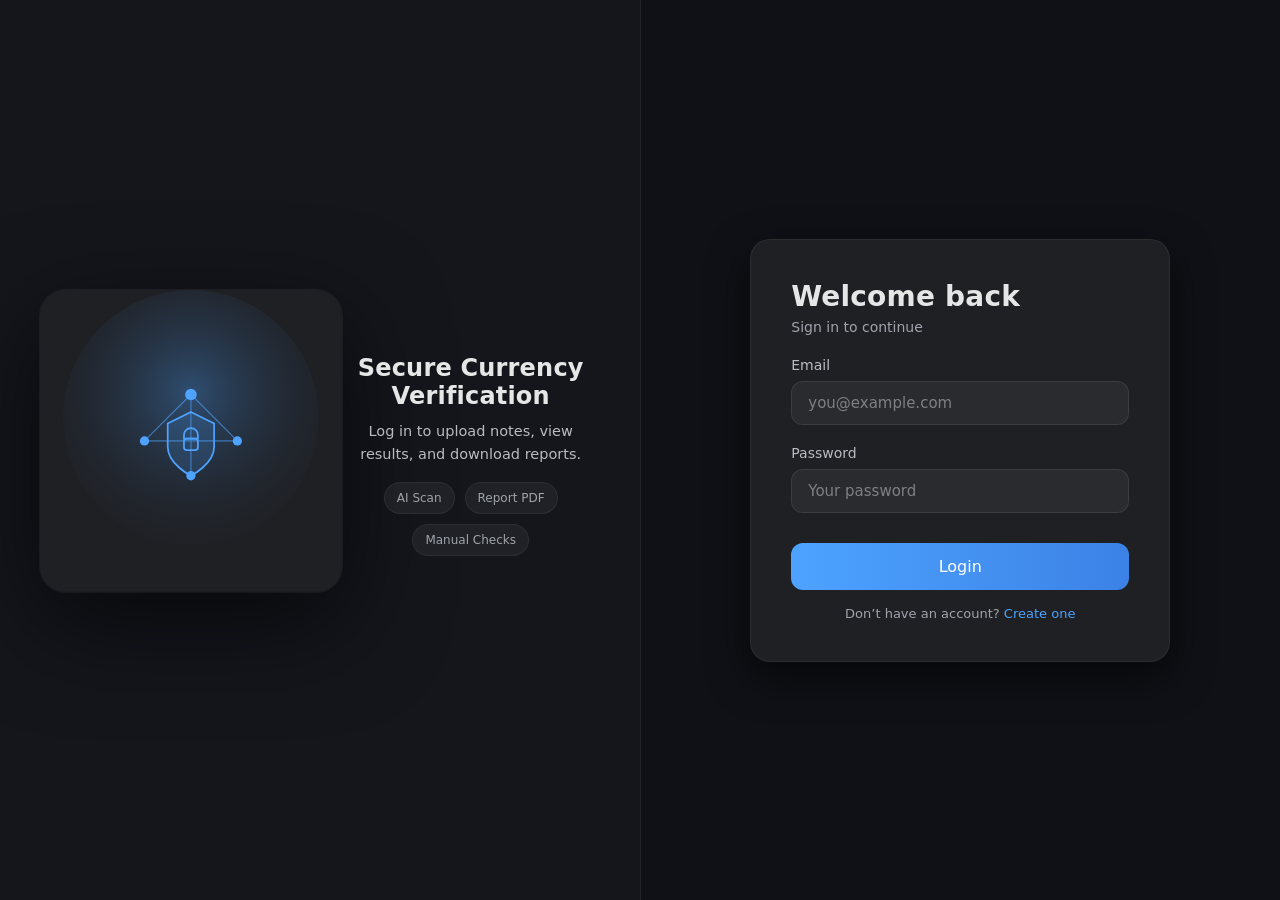
<file: auth/auth/index.html>
<!DOCTYPE html>
<html lang="en">
<head>
  <meta charset="UTF-8">
  <title>Fake Currency Detection</title>
  <meta name="viewport" content="width=device-width, initial-scale=1.0">
  <link rel="stylesheet" href="index.css">
</head>
<body>

<!-- ✅ LOGIN PROTECTION -->
<script>
  if (localStorage.getItem("isLoggedIn") !== "true") {
    window.location.href = "login.html";
  }
</script>

<!-- NAVBAR -->
<header class="navbar">
  <div class="brand">
    <img src="logo.png" alt="Logo">
    <span>Fake Currency Detection</span>
  </div>

  <nav>
    <a href="index.html" class="active">Home</a>
    <a href="safety.html">Safety & Awareness</a>
    <a href="history.html">History</a>
    <a href="report.html">Report</a>
    <a href="help.html">Help</a>
    <a href="profile.html" class="profile">Profile</a>
    <button class="logout-btn" id="logoutBtn" type="button">Logout</button>
  </nav>
</header>

<!-- HERO -->
<section class="hero">
  <span class="hero-tag">AI-Based Currency Verification</span>

  <h1 class="hero-title">
    Detect Fake Currency
    <span class="accent">with Confidence</span>
  </h1>

  <p class="hero-sub">
    Upload a currency note image to verify authenticity using deep learning
    and security feature analysis.
  </p>

  <div class="scan-line"></div>
</section>

<!-- SIDE VISUALS -->
<div class="side-visual left"></div>
<div class="side-visual right"></div>

<!-- AI PROCESS FLOW -->
<section class="ai-flow">
  <div class="flow-step active">
    <span>1</span>
    <p>Upload Image</p>
  </div>
  <div class="flow-line"></div>
  <div class="flow-step">
    <span>2</span>
    <p>AI Analysis</p>
  </div>
  <div class="flow-line"></div>
  <div class="flow-step">
    <span>3</span>
    <p>Result & Report</p>
  </div>
</section>

<!-- UPLOAD SPOTLIGHT -->
<section class="upload-spotlight">
  <div class="upload-card">

    <div class="upload-icon">📄</div>

    <h2 class="upload-title">Upload Currency Image</h2>
    <p class="upload-text">Upload a clear image to verify authenticity</p>

    <div id="detectForm" novalidate>
      <div class="file-picker">
        <input class="file-input" type="file" id="fileInput" name="image" accept="image/*">
        <label class="file-btn" for="fileInput">Choose File</label>
      </div>
      <button class="upload-btn" id="uploadBtn" type="button" disabled>Verify Image</button>
    </div>

    <p class="file-status" id="fileStatus">No file chosen</p>

    <div class="processing" id="processing" style="display:none;">
      🔄 Analyzing currency image...
    </div>

    <div class="result-box" id="resultBox" style="display:none;">
      <div style="margin-bottom:12px;">
        <img
          id="resultImagePreview"
          alt="Uploaded currency note preview"
          style="display:none;max-width:100%;max-height:240px;border-radius:10px;object-fit:contain;border:1px solid rgba(255,255,255,0.2);"
        >
      </div>
      <h3 class="result-text">Result: <span class="fake">FAKE</span></h3>
      <p class="confidence">Confidence: 94%</p>
      <div class="result-actions">
        <button class="report-btn" id="downloadReportBtn" type="button">Download Report (PDF)</button>
        <button class="report-btn" id="raiseFakeReportBtn" type="button">Report Fake Note</button>
      </div>
    </div>

<!-- MANUAL SUPPORT (OLD BULLET POINTS ONLY) -->
<section class="manual-section">

  <button class="manual-btn" id="manualBtn

  </div>
</section>" type="button">
    Manual Currency Identification
  </button>

  <div class="manual-card" id="manualCard">
    <h3>How to Identify Fake Currency Manually</h3>

    <ul class="manual-list">
      <li>Check watermark clarity and position</li>
      <li>Inspect the security thread</li>
      <li>Observe color-changing ink</li>
      <li>Verify micro-lettering</li>
      <li>Check alignment and texture</li>
    </ul>
  </div>

</section>



<footer>
  © 2026 Fake Currency Detection System | Final Year Project
</footer>

<!-- ✅ ONE CLEAN SCRIPT BLOCK -->
<script>
  // ===== Logout =====
  document.getElementById("logoutBtn")?.addEventListener("click", async () => {

  await fetch("http://127.0.0.1:8000/api/logout/", {
    method: "GET",
    credentials: "include"
  });

  localStorage.removeItem("isLoggedIn");
  window.location.href = "login.html";
});
  // ===== Manual open/close (ONLY ONCE) =====
  const manualBtn = document.getElementById("manualBtn");
  const manualCard = document.getElementById("manualCard");
  manualBtn?.addEventListener("click", () => manualCard.classList.toggle("open"));

  // ===== Upload + backend connection =====
  const uploadBtn = document.getElementById("uploadBtn");
  const fileInput = document.getElementById("fileInput");
  const statusText = document.getElementById("fileStatus");
  const processing = document.getElementById("processing");
  const resultBox = document.getElementById("resultBox");
  const resultText = resultBox?.querySelector(".result-text span");
  const confidenceText = resultBox?.querySelector(".confidence");
  const resultImagePreview = document.getElementById("resultImagePreview");
  const downloadReportBtn = document.getElementById("downloadReportBtn");
  const raiseFakeReportBtn = document.getElementById("raiseFakeReportBtn");
  const resultDetailsWrap = document.getElementById("resultDetailsWrap");
  const detailsToggleBtn = document.getElementById("detailsToggleBtn");
  const detailsPanel = document.getElementById("detailsPanel");
  const factorSummary = document.getElementById("factorSummary");
  const factorList = document.getElementById("factorList");
  const classifierSummary = document.getElementById("classifierSummary");
  const realScoreText = document.getElementById("realScoreText");
  const fakeScoreText = document.getElementById("fakeScoreText");
  let latestResult = "";
  let latestConfidencePercent = "";
  let latestFileName = "";
  let latestPreviewUrl = "";
  let detailsExpanded = false;

  function syncDetailsState() {
    const hasClassifier = !!(classifierSummary && classifierSummary.style.display !== "none");
    const hasFactors = !!(factorSummary && factorSummary.style.display !== "none");
    const hasAnyDetails = hasClassifier || hasFactors;
    if (!resultDetailsWrap || !detailsPanel || !detailsToggleBtn) return;

    if (!hasAnyDetails) {
      resultDetailsWrap.style.display = "none";
      detailsPanel.style.display = "none";
      detailsToggleBtn.setAttribute("aria-expanded", "false");
      detailsToggleBtn.textContent = "Show details";
      detailsExpanded = false;
      return;
    }

    resultDetailsWrap.style.display = "block";
    detailsPanel.style.display = detailsExpanded ? "block" : "none";
    detailsToggleBtn.setAttribute("aria-expanded", detailsExpanded ? "true" : "false");
    detailsToggleBtn.textContent = detailsExpanded ? "Hide details" : "Show details";
  }

  function resetDetailsPanel() {
    detailsExpanded = false;
    syncDetailsState();
  }

  function escapeHtml(text) {
    const div = document.createElement("div");
    div.textContent = text || "";
    return div.innerHTML;
  }

  function renderFactors(factors) {
    if (!factorSummary || !factorList || !Array.isArray(factors) || !factors.length) {
      if (factorSummary) factorSummary.style.display = "none";
      syncDetailsState();
      return;
    }

    factorSummary.style.display = "block";
    factorList.innerHTML = factors.map((factor) => {
      const score = Number(factor.score || 0);
      const safeScore = Math.max(0, Math.min(100, score));
      const level = (factor.level || "Medium").toString();
      const levelClass = level.toLowerCase() === "high"
        ? "level-high"
        : (level.toLowerCase() === "low" ? "level-low" : "level-medium");

      return `
        <div class="factor-row">
          <div class="factor-row-head">
            <span>${escapeHtml(factor.label || "Factor")}</span>
            <span class="factor-level ${levelClass}">${escapeHtml(level)} - ${safeScore.toFixed(1)}%</span>
          </div>
          <div class="factor-track">
            <div class="factor-fill ${levelClass}" style="width:${safeScore.toFixed(1)}%"></div>
          </div>
        </div>
      `;
    }).join("");
    syncDetailsState();
  }

  function renderClassifierScores(classScores) {
    if (!classifierSummary || !realScoreText || !fakeScoreText) return;
    if (!classScores || typeof classScores !== "object") {
      classifierSummary.style.display = "none";
      syncDetailsState();
      return;
    }

    const real = Number(classScores.real || 0);
    const fake = Number(classScores.fake || 0);
    const safeReal = Math.max(0, Math.min(100, real * 100));
    const safeFake = Math.max(0, Math.min(100, fake * 100));
    realScoreText.textContent = safeReal.toFixed(2) + "%";
    fakeScoreText.textContent = safeFake.toFixed(2) + "%";
    classifierSummary.style.display = "block";
    syncDetailsState();
  }

  async function uploadSelectedFile(file) {
    uploadBtn.disabled = true;
    processing.style.display = "block";
    resultBox.style.display = "none";

    const formData = new FormData();
    formData.append("image", file);

    try {
      const response = await fetch("http://127.0.0.1:8000/api/detect/", {
        method: "POST",
        credentials: "include",
        body: formData,
      });
      const data = await response.json();
      if (!response.ok || data.status !== "success") {
        throw new Error(data.message || "Upload failed");
      }

      processing.style.display = "none";
      resultBox.style.display = "block";
      latestResult = (data.result || "unknown").toUpperCase();
      latestConfidencePercent = ((data.confidence || 0) * 100).toFixed(2);
      latestFileName = data.file || file.name || "";
      localStorage.setItem(
        "latestDetection",
        JSON.stringify({
          result: latestResult,
          confidence: latestConfidencePercent,
          file: latestFileName,
          detected_at: new Date().toLocaleString()
        })
      );

      resultText.textContent = latestResult;
      confidenceText.textContent = "Confidence: " + latestConfidencePercent + "%";
      resetDetailsPanel();
      renderClassifierScores(data.class_scores || null);
      renderFactors(data.factors || []);
      if (resultImagePreview) {
        if (latestPreviewUrl) {
          URL.revokeObjectURL(latestPreviewUrl);
        }
        latestPreviewUrl = URL.createObjectURL(file);
        resultImagePreview.src = latestPreviewUrl;
        resultImagePreview.style.display = "block";
      }
      uploadBtn.textContent = "Verify Again";
      uploadBtn.disabled = false;
    } catch (err) {
      console.error("Error uploading image:", err);
      processing.style.display = "none";
      uploadBtn.disabled = false;
      renderClassifierScores(null);
      renderFactors([]);
      resetDetailsPanel();
      alert("Failed to upload image. " + err.message);
    }
  }

  fileInput?.addEventListener("change", () => {
    if (localStorage.getItem("isLoggedIn") !== "true") {
      statusText.textContent = "Please login first";
      return;
    }
    const selectedFile = fileInput.files && fileInput.files.length > 0 ? fileInput.files[0] : null;
    if (selectedFile) {
      statusText.textContent = "File selected: " + selectedFile.name;
      uploadBtn.disabled = false;
      resultBox.style.display = "none";
      renderClassifierScores(null);
      renderFactors([]);
      resetDetailsPanel();
      if (resultImagePreview) {
        resultImagePreview.style.display = "none";
      }
    } else {
      statusText.textContent = "No file chosen";
      uploadBtn.disabled = true;
      renderClassifierScores(null);
      renderFactors([]);
      resetDetailsPanel();
      if (resultImagePreview) {
        resultImagePreview.style.display = "none";
      }
    }
  });

  async function handleVerify() {
    if (localStorage.getItem("isLoggedIn") !== "true") {
      alert("Please login first to upload images.");
      return;
    }

    const selectedFile = fileInput.files && fileInput.files.length > 0 ? fileInput.files[0] : null;
    if (!selectedFile) {
      statusText.textContent = "No file chosen";
      alert("Please choose an image first.");
      return;
    }

    await uploadSelectedFile(selectedFile);
  }

  uploadBtn?.addEventListener("click", async () => {
    await handleVerify();
  });

  detailsToggleBtn?.addEventListener("click", () => {
    detailsExpanded = !detailsExpanded;
    syncDetailsState();
  });


  // ===== Report download =====
  downloadReportBtn?.addEventListener("click", async () => {
    if (resultBox.style.display === "none") {
      alert("Please verify an image first.");
      return;
    }

    try {
      const formData = new FormData();
      formData.append("result", latestResult || resultText.textContent || "UNKNOWN");
      formData.append("confidence", latestConfidencePercent || "");
      formData.append("file", latestFileName || (fileInput.files && fileInput.files[0] ? fileInput.files[0].name : ""));
      if (fileInput.files && fileInput.files[0]) {
        formData.append("image", fileInput.files[0]);
      }

      const response = await fetch("http://127.0.0.1:8000/api/download-report/", {
        method: "POST",
        credentials: "include",
        body: formData,
      });

      if (!response.ok) {
        let message = "Failed to download report";
        try {
          const errorData = await response.json();
          message = errorData.error || errorData.message || message;
        } catch (e) {
          // ignore parse errors and keep generic message
        }
        throw new Error(message);
      }

      const blob = await response.blob();
      const url = window.URL.createObjectURL(blob);
      const disposition = response.headers.get("Content-Disposition") || "";
      const filenameMatch = disposition.match(/filename="?([^"]+)"?/i);
      const downloadFileName = filenameMatch && filenameMatch[1] ? filenameMatch[1] : "currency-report.pdf";
      const a = document.createElement("a");
      a.href = url;
      a.download = downloadFileName;
      document.body.appendChild(a);
      a.click();
      a.remove();
      window.URL.revokeObjectURL(url);
    } catch (err) {
      console.error("Report download error:", err);
      alert("Could not download report. " + err.message);
    }
  });

  raiseFakeReportBtn?.addEventListener("click", () => {
    const result = (latestResult || resultText.textContent || "UNKNOWN").toUpperCase();
    if (result !== "FAKE") {
      alert("Report is intended for suspected fake notes only.");
      return;
    }
    window.location.href = "report.html";
  });

  window.addEventListener("beforeunload", () => {
    if (latestPreviewUrl) {
      URL.revokeObjectURL(latestPreviewUrl);
    }
  });
</script>


</body>
</html>
</file>
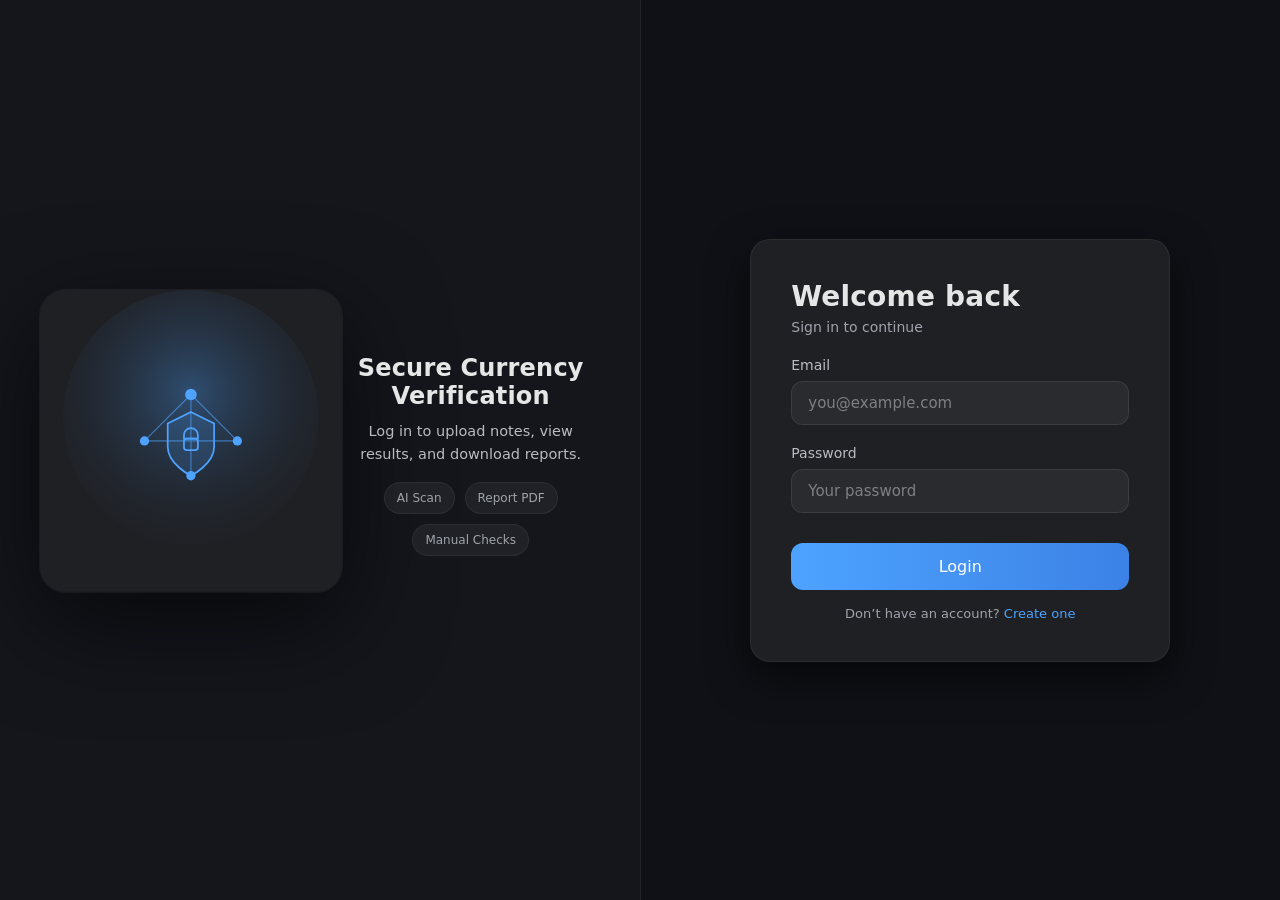
<file: auth/auth/help.html>
<!DOCTYPE html>
<html lang="en">
<head>
  <meta charset="UTF-8" />
  <meta name="viewport" content="width=device-width, initial-scale=1.0" />
  <title>Help | Fake Currency Detection</title>
  <link rel="stylesheet" href="index.css" />
</head>
<body>

<!-- Optional login protection (same as your other pages) -->
<script>
  if (!localStorage.getItem("isLoggedIn")) {
    window.location.href = "login.html";
  }
</script>

<header class="navbar">
  <div class="brand">
    <img src="logo.png" alt="Logo">
    <span>Fake Currency Detection</span>
  </div>

  <nav>
    <a href="index.html">Home</a>
    <a href="safety.html">Safety & Awareness</a>
    <a href="history.html">History</a>
    <a href="report.html">Report</a>
    <a href="help.html" class="active">Help</a>
    <a href="profile.html" class="profile">Profile</a>
    <button class="logout-btn" id="logoutBtn" type="button">Logout</button>
  </nav>
</header>

<section class="page-hero">
  <span class="hero-tag">Support Center</span>
  <h1 class="page-title">Help</h1>
  <p class="page-sub">
    Quick fixes, result explanations, and a support form if you face any issues.
  </p>
</section>

<section class="content-wrap">

  <!-- QUICK TROUBLESHOOTING -->
  <div class="card">
    <h2>Quick Troubleshooting</h2>
    <p class="muted">Most common issues and how to fix them.</p>

    <button class="accordion" type="button">Upload button does nothing</button>
    <div class="panel">
      <p>
        Make sure you clicked the <b>Upload Image</b> button (not the page background).
        Try refreshing the page. If you are using Live Server, ensure the browser allows file selection.
      </p>
    </div>

    <button class="accordion" type="button">Result is not showing after upload</button>
    <div class="panel">
      <p>
        Use a clear photo (no blur). Ensure the file is <b>JPG/PNG</b>. If the image is too dark or cropped,
        the analysis may fail or confidence may be low.
      </p>
    </div>

    <button class="accordion" type="button">Confidence is low</button>
    <div class="panel">
      <p>
        Low confidence usually means the image quality is poor (glare, shadows, angle, low resolution).
        Retake the image using the checklist below and upload again.
      </p>
    </div>

    <button class="accordion" type="button">Report download is not available</button>
    <div class="panel">
      <p>
        The PDF report is generated only after analysis completes. If you are using a demo mode,
        the report button may show without creating a real PDF. In backend integration,
        the report will be enabled only after the server creates it.
      </p>
    </div>
  </div>

  <!-- ACCURACY ASSISTANT -->
  <div class="card">
    <h2>Accuracy Assistant (Before You Upload)</h2>
    <p class="muted">Follow this checklist to get the best AI accuracy.</p>

    <div class="grid-3">
      <div class="mini">
        <h3>Lighting</h3>
        <p>Use bright, even light. Avoid flash glare and strong shadows.</p>
      </div>
      <div class="mini">
        <h3>Full Note</h3>
        <p>Capture the full note with corners visible. Do not crop.</p>
      </div>
      <div class="mini">
        <h3>Sharp Image</h3>
        <p>Keep camera steady. Use higher resolution for clear security features.</p>
      </div>
    </div>

    <div class="quality-callout">
      <div class="q-left">
        <div class="q-icon">✅</div>
        <div>
          <div class="q-title">Simple Rule</div>
          <div class="q-text">If text/details are not readable to you, the AI will also struggle.</div>
        </div>
      </div>
    </div>
  </div>

  <!-- RESULT EXPLANATION -->
  <div class="card">
    <h2>Understanding Your Result</h2>
    <div class="grid-2">
      <div class="mini">
        <h3>What “FAKE” indicates</h3>
        <p>
          The system found strong signs that the note may be counterfeit.
          Do not circulate it. Use manual checks and verify via official channels if needed.
        </p>
      </div>
      <div class="mini">
        <h3>What “Confidence” means</h3>
        <p>
          Confidence is how strongly the AI model matches the image to learned patterns.
          Low confidence usually means poor image quality or unclear security features.
        </p>
      </div>
    </div>

    <div class="disclaimer">
      <b>Note:</b> This tool supports verification and awareness. For final confirmation, consult official channels.
    </div>
  </div>

  <!-- SUPPORT / FEEDBACK FORM (frontend now, DB later) -->
  <div class="card">
    <h2>Contact Support</h2>
    <p class="muted">
      If you face repeated issues, submit details here. (Later we will save this to the database via Django.)
    </p>

    <form id="helpForm" style="margin-top:14px;">
      <div class="grid-2">
        <div>
          <label style="display:block; margin-bottom:8px; color:#B8BCC2;">Name</label>
          <input id="helpName" required
                 style="width:100%; padding:12px 14px; border-radius:14px; border:1px solid rgba(255,255,255,0.10); background: rgba(31,32,36,0.70); color:#E6E6E6; outline:none;">
        </div>

        <div>
          <label style="display:block; margin-bottom:8px; color:#B8BCC2;">Email</label>
          <input id="helpEmail" type="email" required
                 style="width:100%; padding:12px 14px; border-radius:14px; border:1px solid rgba(255,255,255,0.10); background: rgba(31,32,36,0.70); color:#E6E6E6; outline:none;">
        </div>
      </div>

      <div style="margin-top:14px;">
        <label style="display:block; margin-bottom:8px; color:#B8BCC2;">Issue</label>
        <select id="helpIssue"
                style="width:100%; padding:12px 14px; border-radius:14px; border:1px solid rgba(255,255,255,0.10); background: rgba(31,32,36,0.70); color:#E6E6E6; outline:none;">
          <option>Upload problem</option>
          <option>No result / stuck in processing</option>
          <option>Low confidence</option>
          <option>Report download issue</option>
          <option>Other</option>
        </select>
      </div>

      <div style="margin-top:14px;">
        <label style="display:block; margin-bottom:8px; color:#B8BCC2;">Message</label>
        <textarea id="helpMsg" required rows="4"
                  style="width:100%; padding:12px 14px; border-radius:14px; border:1px solid rgba(255,255,255,0.10); background: rgba(31,32,36,0.70); color:#E6E6E6; outline:none; resize:vertical;"></textarea>
      </div>

      <div style="margin-top:16px; display:flex; gap:12px; align-items:center; flex-wrap:wrap;">
        <button class="secondary-btn" type="submit">Submit</button>
        <div id="helpStatus" class="muted" style="font-size:13px;"></div>
      </div>
    </form>
  </div>

</section>

<footer>
  © 2026 Fake Currency Detection System | Final Year Project
</footer>

<script>
  const helpForm = document.getElementById("helpForm");
  const helpStatus = document.getElementById("helpStatus");

  helpForm.addEventListener("submit", async (e) => {
    e.preventDefault();

    const payload = {
      name: document.getElementById("helpName").value,
      email: document.getElementById("helpEmail").value,
      topic: document.getElementById("helpIssue").value,   // your select
      message: document.getElementById("helpMsg").value
    };

    try {
      const res = await fetch("http://127.0.0.1:8000/api/help/", {
        method: "POST",
        headers: { "Content-Type": "application/json" },
        body: JSON.stringify(payload)
      });

      const data = await res.json();

      if (!res.ok) {
        helpStatus.textContent = data.error || "Failed to submit.";
        return;
      }

      helpStatus.textContent = "Submitted successfully. Ticket ID: " + data.ticket_id;
      helpForm.reset();

      setTimeout(() => helpStatus.textContent = "", 4000);

    } catch (err) {
      helpStatus.textContent = "Backend not reachable. Start Django server.";
    }
  });
  document.querySelectorAll(".accordion").forEach(btn => {
    btn.addEventListener("click", function () {

      this.classList.toggle("active");

      const panel = this.nextElementSibling;

      if (panel.style.maxHeight) {
        panel.style.maxHeight = null;
      } else {
        panel.style.maxHeight = panel.scrollHeight + "px";
      }
    });
  });
  document.getElementById("logoutBtn")?.addEventListener("click", async () => {

  await fetch("http://127.0.0.1:8000/api/logout/", {
    method: "GET",
    credentials: "include"
  });

  localStorage.removeItem("isLoggedIn");
  window.location.href = "login.html";
});
</script>


</body>
</html>
</file>
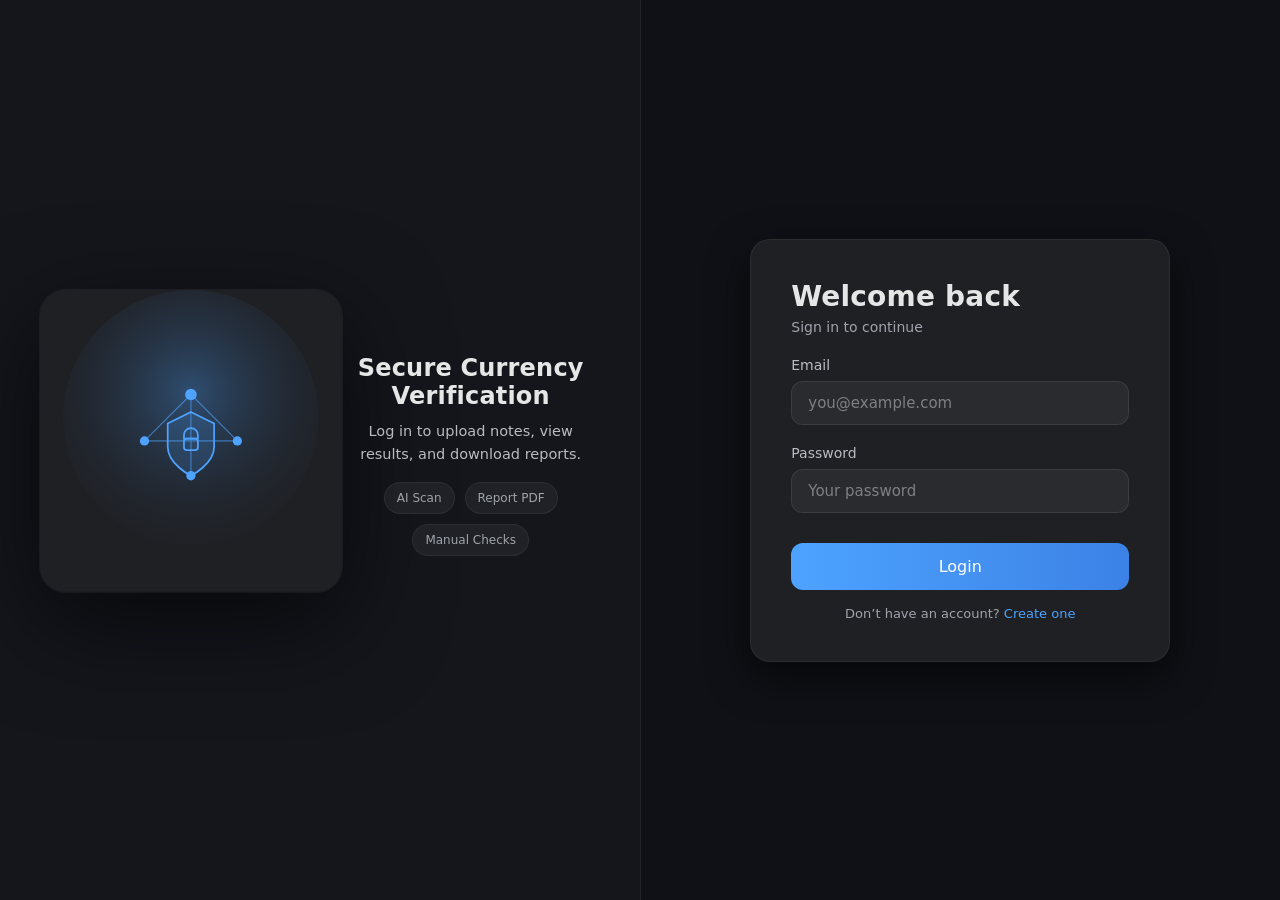
<file: auth/auth/history.html>
<!DOCTYPE html>
<html lang="en">
<head>
  <meta charset="UTF-8" />
  <meta name="viewport" content="width=device-width, initial-scale=1.0" />
  <title>History | Fake Currency Detection</title>
  <link rel="stylesheet" href="index.css" />
</head>
<body>

<script>
  if (!localStorage.getItem("isLoggedIn")) window.location.href = "login.html";
</script>

<header class="navbar">
  <div class="brand">
    <img src="logo.png" alt="Logo">
    <span>Fake Currency Detection</span>
  </div>

  <nav>
    <a href="index.html">Home</a>
    <a href="safety.html">Safety & Awareness</a>
    <a href="history.html" class="active">History</a>
    <a href="report.html">Report</a>
    <a href="help.html">Help</a>
    <a href="profile.html" class="profile">Profile</a>
    <button class="logout-btn" id="logoutBtn" type="button">Logout</button>
  </nav>
</header>

<section class="page-hero">
  <span class="hero-tag">Your Activity</span>
  <h1 class="page-title">Upload History</h1>
  <p class="page-sub">All your past uploaded notes and AI results.</p>
</section>

<section class="content-wrap">
  <div class="card">
    <div class="section-head">
      <h2>Recent Verifications</h2>
      <button class="danger-btn" id="clearVerificationBtn" type="button">Clear All</button>
    </div>
    <p class="muted" id="statusText">Loading...</p>

    <div class="history-grid" id="historyGrid"></div>
  </div>

  <div class="card" style="margin-top:18px;">
    <div class="section-head">
      <h2>Generated PDF Reports</h2>
      <button class="danger-btn" id="clearReportsBtn" type="button">Clear All</button>
    </div>
    <p class="muted" id="reportStatusText">Loading...</p>
    <div id="reportHistoryList"></div>
  </div>
</section>

<footer>&copy; 2026 Fake Currency Detection System | Final Year Project</footer>

<script>
  document.getElementById("logoutBtn")?.addEventListener("click", async () => {
    await fetch("http://127.0.0.1:8000/api/logout/", {
      method: "GET",
      credentials: "include"
    });

    localStorage.removeItem("isLoggedIn");
    window.location.href = "login.html";
  });

  async function deleteVerificationItem(itemId) {
    const res = await fetch(`http://127.0.0.1:8000/api/history/${itemId}/`, {
      method: "DELETE",
      credentials: "include"
    });
    if (!res.ok) {
      let message = "Unable to delete history item.";
      try {
        const data = await res.json();
        message = data.error || message;
      } catch (e) {}
      throw new Error(message);
    }
  }

  async function clearVerificationHistory() {
    const res = await fetch("http://127.0.0.1:8000/api/history/clear/", {
      method: "POST",
      credentials: "include"
    });
    if (!res.ok) {
      let message = "Unable to clear verification history.";
      try {
        const data = await res.json();
        message = data.error || message;
      } catch (e) {}
      throw new Error(message);
    }
  }

  async function deleteReportItem(itemId, reportType) {
    const type = encodeURIComponent(reportType || "generated");
    const res = await fetch(`http://127.0.0.1:8000/api/report-history/${itemId}/?type=${type}`, {
      method: "DELETE",
      credentials: "include"
    });
    if (!res.ok) {
      let message = "Unable to delete report history item.";
      try {
        const data = await res.json();
        message = data.error || message;
      } catch (e) {}
      throw new Error(message);
    }
  }

  async function clearReportHistory() {
    const res = await fetch("http://127.0.0.1:8000/api/report-history/clear/", {
      method: "POST",
      credentials: "include"
    });
    if (!res.ok) {
      let message = "Unable to clear report history.";
      try {
        const data = await res.json();
        message = data.error || message;
      } catch (e) {}
      throw new Error(message);
    }
  }

  async function loadHistory() {
    const status = document.getElementById("statusText");
    const grid = document.getElementById("historyGrid");

    try {
      const res = await fetch("http://127.0.0.1:8000/api/history/", {
        method: "GET",
        credentials: "include"
      });

      if (!res.ok) {
        status.textContent = res.status === 401
          ? "Session expired. Please login again."
          : "Unable to load verification history.";
        return;
      }

      const data = await res.json();
      if (!data.length) {
        status.textContent = "No history found yet. Upload a note to create records.";
        grid.innerHTML = "";
        return;
      }

      status.textContent = "";
      grid.innerHTML = data.map(item => `
        <div class="history-item" data-history-id="${item.id}">
          <div class="history-thumb">
            ${item.image_url ? `<img src="${item.image_url}" alt="Uploaded note">` : `<div class="thumb-fallback">No Image</div>`}
          </div>
          <div class="history-meta">
            <div class="history-row">
              <span class="badge ${item.result === "FAKE" ? "badge-fake" : "badge-real"}">${item.result}</span>
              <span class="history-date">${new Date(item.created_at).toLocaleString()}</span>
            </div>
            <div class="history-conf">Confidence: <b>${item.confidence}</b></div>
            <div class="history-actions">
              <button class="danger-btn mini-delete-btn delete-verification-btn" data-history-id="${item.id}" type="button">Delete</button>
            </div>
          </div>
        </div>
      `).join("");
    } catch (e) {
      status.textContent = "Server not reachable. Start Django: python manage.py runserver";
    }
  }

  function escapeHtml(text) {
    const div = document.createElement("div");
    div.textContent = text || "";
    return div.innerHTML;
  }

  function loadReportHistoryFromLocal() {
    const status = document.getElementById("reportStatusText");
    const list = document.getElementById("reportHistoryList");
    const items = JSON.parse(localStorage.getItem("reportHistory") || "[]");

    if (!items.length) {
      status.textContent = "No fake-note reports submitted yet.";
      list.innerHTML = "";
      return;
    }

    status.textContent = "";
    list.innerHTML = items.map((item) => `
      <div class="mini-item report-history-item">
        <div class="report-history-head">
          <b>Ticket #${escapeHtml(String(item.ticket_id || "-"))}</b>
          <span class="history-date">${new Date(item.created_at).toLocaleString()}</span>
        </div>
        <div class="report-history-result">
          Result: <b>${escapeHtml(item.result || "-")}</b> | Confidence: <b>${escapeHtml(item.confidence || "-")}</b>
        </div>
        <div class="report-history-source">${escapeHtml(item.message || "-")}</div>
      </div>
    `).join("");
  }

  async function loadReportHistory() {
    const status = document.getElementById("reportStatusText");
    const list = document.getElementById("reportHistoryList");

    try {
      const res = await fetch("http://127.0.0.1:8000/api/report-history/", {
        method: "GET",
        credentials: "include"
      });

      if (!res.ok) {
        loadReportHistoryFromLocal();
        return;
      }

      const reports = await res.json();
      if (!Array.isArray(reports) || !reports.length) {
        status.textContent = "No generated PDF reports yet.";
        list.innerHTML = "";
        return;
      }

      status.textContent = "";
      list.innerHTML = reports.map((item) => `
        <div class="mini-item report-history-item" data-report-id="${item.id}" data-report-type="${escapeHtml(item.report_type || "generated")}">
          <div class="report-history-head">
            <b>Report #${escapeHtml(String(item.id || "-"))}</b>
            <span class="history-date">${new Date(item.created_at).toLocaleString()}</span>
          </div>
          <div class="report-history-result">
            Result: <b>${escapeHtml(item.result || "-")}</b> | Confidence: <b>${escapeHtml(item.confidence || "-")}</b>
          </div>
          <div class="report-history-source">
            Source File: ${escapeHtml(item.source_file || "N/A")} | Owner: ${escapeHtml(item.owner || "Guest")}
          </div>
          <div class="report-history-actions">
            ${item.download_url ? `<a class="secondary-btn report-open-btn" href="http://127.0.0.1:8000${item.download_url}" target="_blank" rel="noopener">Open PDF</a>` : `<span class="muted">PDF not available</span>`}
            <button class="danger-btn mini-delete-btn delete-report-btn" data-report-id="${item.id}" data-report-type="${escapeHtml(item.report_type || "generated")}" type="button">Delete</button>
          </div>
        </div>
      `).join("");
    } catch (e) {
      loadReportHistoryFromLocal();
    }
  }

  document.getElementById("historyGrid")?.addEventListener("click", async (event) => {
    const target = event.target.closest(".delete-verification-btn");
    if (!target) return;
    const itemId = target.getAttribute("data-history-id");
    if (!itemId) return;
    if (!window.confirm("Delete this verification from history?")) return;

    target.disabled = true;
    try {
      await deleteVerificationItem(itemId);
      await loadHistory();
    } catch (e) {
      alert(e.message || "Unable to delete history item.");
      target.disabled = false;
    }
  });

  document.getElementById("reportHistoryList")?.addEventListener("click", async (event) => {
    const target = event.target.closest(".delete-report-btn");
    if (!target) return;
    const itemId = target.getAttribute("data-report-id");
    const reportType = target.getAttribute("data-report-type");
    if (!itemId) return;
    if (!window.confirm("Delete this PDF report from history?")) return;

    target.disabled = true;
    try {
      await deleteReportItem(itemId, reportType);
      await loadReportHistory();
    } catch (e) {
      alert(e.message || "Unable to delete report item.");
      target.disabled = false;
    }
  });

  document.getElementById("clearVerificationBtn")?.addEventListener("click", async () => {
    if (!window.confirm("Clear all verification history? This cannot be undone.")) return;
    const btn = document.getElementById("clearVerificationBtn");
    btn.disabled = true;
    try {
      await clearVerificationHistory();
      await loadHistory();
    } catch (e) {
      alert(e.message || "Unable to clear verification history.");
    } finally {
      btn.disabled = false;
    }
  });

  document.getElementById("clearReportsBtn")?.addEventListener("click", async () => {
    if (!window.confirm("Clear all generated PDF report history? This cannot be undone.")) return;
    const btn = document.getElementById("clearReportsBtn");
    btn.disabled = true;
    try {
      await clearReportHistory();
      await loadReportHistory();
    } catch (e) {
      alert(e.message || "Unable to clear report history.");
    } finally {
      btn.disabled = false;
    }
  });

  loadHistory();
  loadReportHistory();
</script>

</body>
</html>
</file>
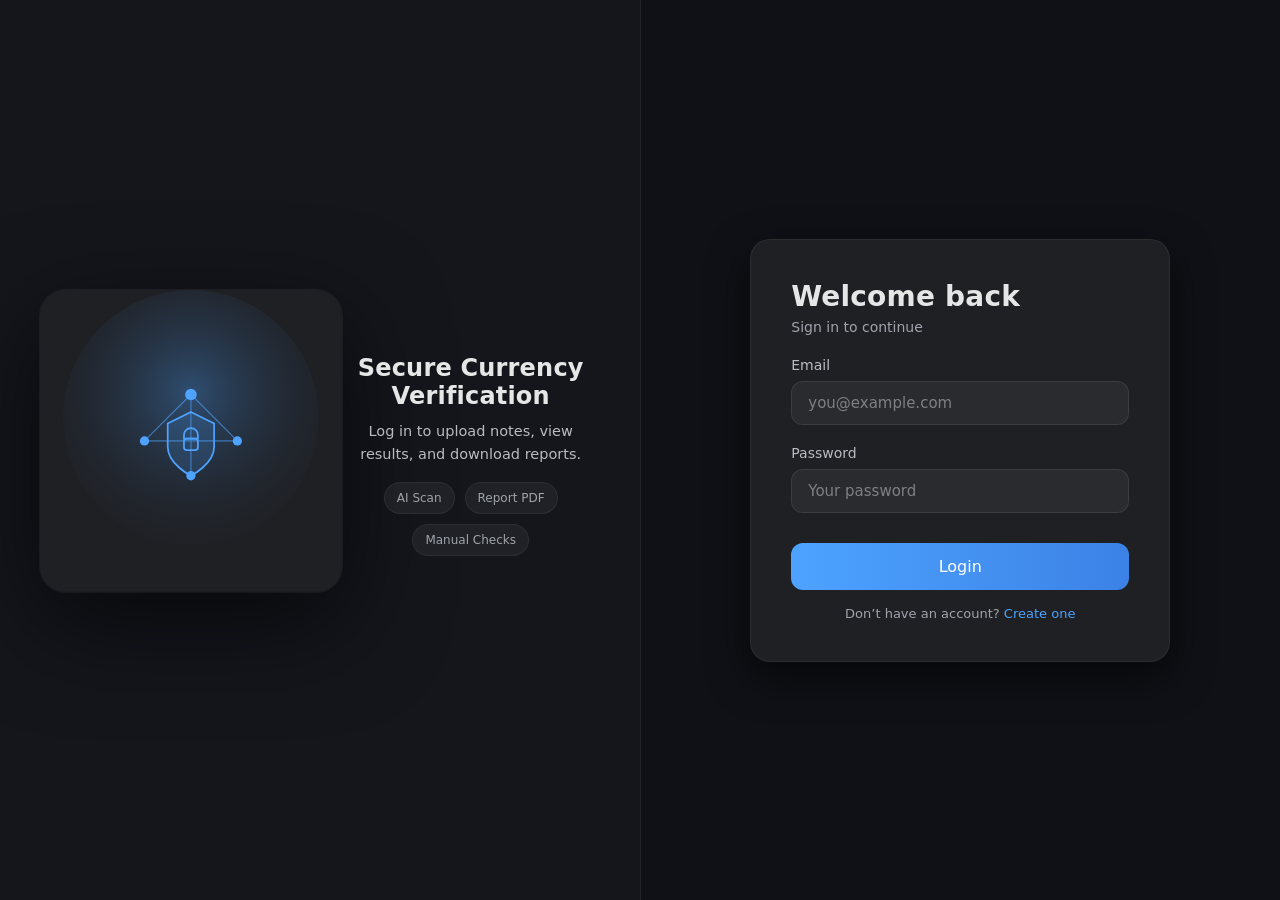
<file: auth/auth/login.html>
<!DOCTYPE html>
<html lang="en">
<head>
  <meta charset="UTF-8" />
  <meta name="viewport" content="width=device-width, initial-scale=1.0" />
  <title>Login | Fake Currency Detection</title>
  <link rel="stylesheet" href="auth.css" />
</head>
<body>

<div class="auth-page">
  <!-- LEFT SIDE (IMAGE) -->
  <aside class="auth-side">

  <div class="side-art" aria-hidden="true">
    <svg viewBox="0 0 520 520" width="100%" height="100%">

      <defs>
        <radialGradient id="bgGlow" cx="50%" cy="40%" r="70%">
          <stop offset="0%" stop-color="#4DA3FF" stop-opacity="0.35"/>
          <stop offset="100%" stop-color="#1F2024" stop-opacity="0"/>
        </radialGradient>
      </defs>

      <rect width="520" height="520" rx="32" fill="#1F2024"/>
      <circle cx="260" cy="220" r="220" fill="url(#bgGlow)"/>

      <!-- Network -->
      <g stroke="#4DA3FF" stroke-width="2" opacity="0.6">
        <line x1="260" y1="180" x2="180" y2="260"/>
        <line x1="260" y1="180" x2="340" y2="260"/>
        <line x1="180" y1="260" x2="340" y2="260"/>
        <line x1="260" y1="180" x2="260" y2="320"/>
      </g>

      <g fill="#4DA3FF">
        <circle cx="260" cy="180" r="10"/>
        <circle cx="180" cy="260" r="8"/>
        <circle cx="340" cy="260" r="8"/>
        <circle cx="260" cy="320" r="8"/>
      </g>

      <!-- Shield -->
      <g transform="translate(220 210)">
        <path d="M40 0 L80 20 L80 60 C80 90 40 110 40 110 C40 110 0 90 0 60 L0 20 Z"
              fill="rgba(77,163,255,0.15)"
              stroke="#4DA3FF"
              stroke-width="3"/>
        <path d="M40 28 a12 12 0 0 1 12 12 v6 h-24 v-6 a12 12 0 0 1 12-12"
              fill="none" stroke="#4DA3FF" stroke-width="3"/>
        <rect x="28" y="46" width="24" height="20" rx="5"
              fill="none" stroke="#4DA3FF" stroke-width="3"/>
      </g>

    </svg>
  </div>

  <div class="side-text">
    <h2>Secure Currency Verification</h2>
    <p>Log in to upload notes, view results, and download reports.</p>
    <div class="side-badges">
      <span>AI Scan</span>
      <span>Report PDF</span>
      <span>Manual Checks</span>
    </div>
  </div>

</aside>

  <!-- RIGHT SIDE (FORM) -->
  <main class="auth-main">
    <div class="auth-card">
      <h1>Welcome back</h1>
      <p class="subtitle">Sign in to continue</p>

      <form id="loginForm">
        <div class="input-group">
          <label>Email</label>
          <input type="email" name="email" placeholder="you@example.com" required />
        </div>

        <div class="input-group">
          <label>Password</label>
          <input type="password" name="password" placeholder="Your password" required />
        </div>

        <button type="submit" class="primary-btn" id="loginBtn">Login</button>
      </form>

      <p class="switch">
        Don’t have an account?
        <a href="register.html">Create one</a>
      </p>
    </div>
  </main>
</div>

<script>
const form = document.getElementById("loginForm");
const btn = document.getElementById("loginBtn");

form.addEventListener("submit", async (e) => {
  e.preventDefault();

  const email = form.elements["email"].value.trim();
  const password = form.elements["password"].value.trim();

  btn.disabled = true;
  btn.textContent = "Logging in...";

  try {
    const res = await fetch("http://127.0.0.1:8000/api/login/", {
      method: "POST",
      headers: { "Content-Type": "application/json" },
      credentials: "include",
      body: JSON.stringify({ email, password }),
    });

    const data = await res.json();

    if (!res.ok) {
      alert(data.error || "Login failed");
      btn.disabled = false;
      btn.textContent = "Login";
      return;
    }

    localStorage.setItem("isLoggedIn", "true");
    if (data.user) {
      localStorage.setItem("profileData", JSON.stringify(data.user));
    }
    window.location.href = "index.html";

  } catch (err) {
    alert("Backend not reachable. Keep Django server running.");
    btn.disabled = false;
    btn.textContent = "Login";
  }
});
</script>

</body>
</html>
</file>
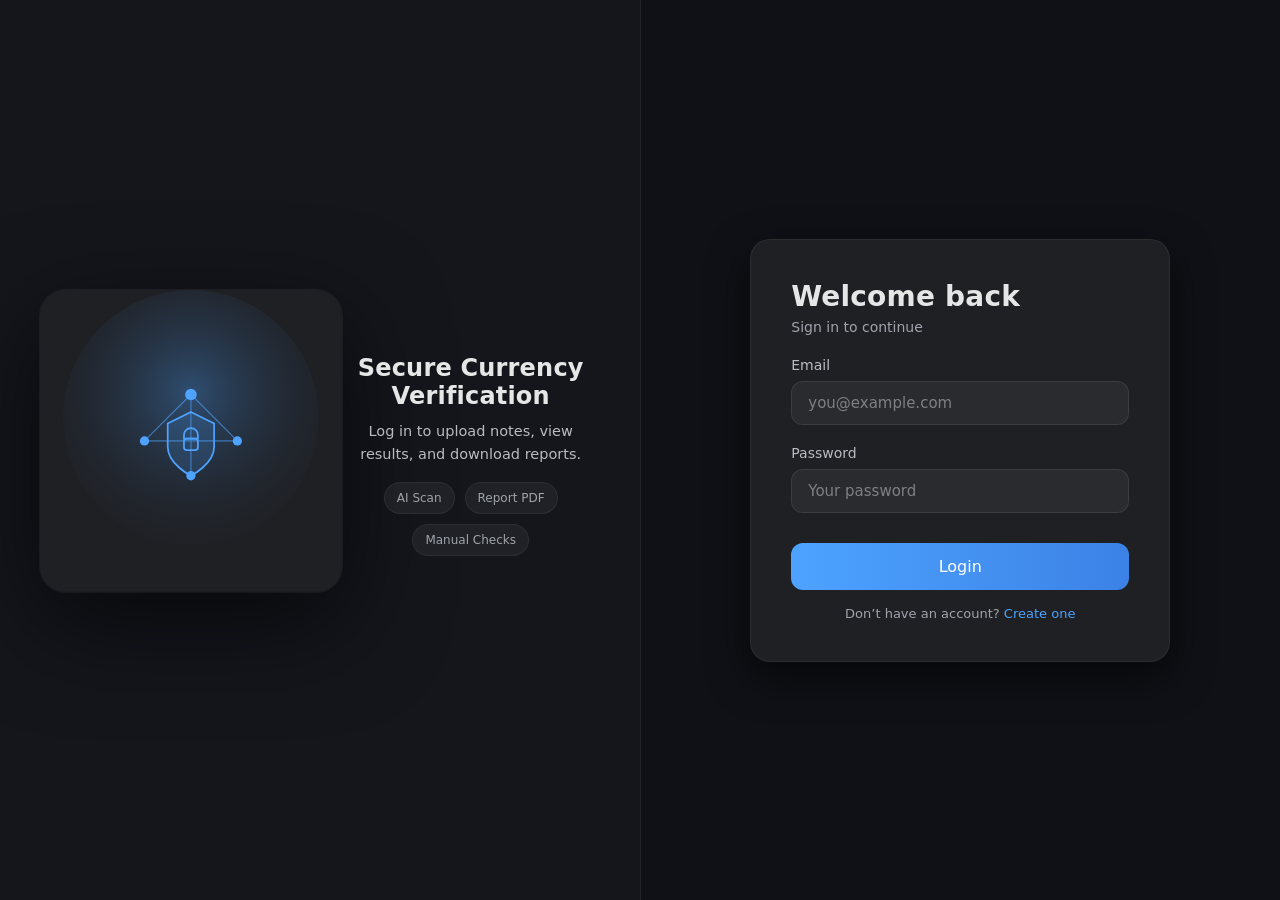
<file: auth/auth/profile.html>
<!DOCTYPE html>
<html lang="en">
<head>
  <meta charset="UTF-8" />
  <meta name="viewport" content="width=device-width, initial-scale=1.0" />
  <title>Profile | Fake Currency Detection</title>
  <link rel="stylesheet" href="index.css" />
</head>
<body>

<script>
  // Frontend session check
  if (!localStorage.getItem("isLoggedIn")) {
    window.location.href = "login.html";
  }
</script>

<header class="navbar">
  <div class="brand">
    <img src="logo.png" alt="Logo">
    <span>Fake Currency Detection</span>
  </div>

  <nav>
    <a href="index.html">Home</a>
    <a href="safety.html">Safety & Awareness</a>
    <a href="history.html">History</a>
    <a href="report.html">Report</a>
    <a href="help.html">Help</a>
    <a href="profile.html" class="active profile">Profile</a>
    <button class="logout-btn" id="logoutBtn" type="button">Logout</button>
  </nav>
</header>

<section class="page-hero">
  <span class="hero-tag">Account</span>
  <h1 class="page-title">My Profile</h1>
  
</section>

<section class="content-wrap">

  <div class="profile-card">

    <!-- ACCOUNT DETAILS -->
    <div class="profile-section">
      <div class="profile-item">
        <div>
          <h4>Username</h4>
          <p id="pUsername"></p>
        </div>
      </div>

      <div class="profile-item">
        <div>
          <h4>Date Joined</h4>
          <p id="pJoined"></p>
        </div>
      </div>

      <div class="profile-item">
        <div>
          <h4>Last Login</h4>
          <p id="pLastLogin"></p>
        </div>
      </div>
    </div>

  </div>

</section>

<footer>
  © 2026 Fake Currency Detection System | Final Year Project
</footer>

<script>
  function formatDateTime(value) {
    return value ? new Date(value).toLocaleString() : "-";
  }

  function renderProfile(u) {
    document.getElementById("pUsername").textContent = u.username || "-";
    document.getElementById("pJoined").textContent = formatDateTime(u.date_joined);
    document.getElementById("pLastLogin").textContent = formatDateTime(u.last_login);
  }

  function tryRenderFromLocalCache() {
    const raw = localStorage.getItem("profileData");
    if (!raw) {
      return false;
    }
    try {
      const cached = JSON.parse(raw);
      renderProfile(cached);
      return true;
    } catch (e) {
      return false;
    }
  }

  // Logout
  document.getElementById("logoutBtn")?.addEventListener("click", async () => {

  await fetch("http://127.0.0.1:8000/api/logout/", {
    method: "GET",
    credentials: "include"
  });

  localStorage.removeItem("isLoggedIn");
  localStorage.removeItem("profileData");
  window.location.href = "login.html";

});

  async function loadProfile() {
    try {
      const res = await fetch("http://127.0.0.1:8000/api/me/", {
        method: "GET",
        credentials: "include"
      });

      if (!res.ok) {
        if (tryRenderFromLocalCache()) {
          return;
        }
        localStorage.removeItem("isLoggedIn");
        localStorage.removeItem("profileData");
        window.location.href = "login.html";
        return;
      }

      const u = await res.json();
      renderProfile(u);
      localStorage.setItem(
        "profileData",
        JSON.stringify({
          username: u.username || "-",
          date_joined: u.date_joined || null,
          last_login: u.last_login || null
        })
      );

    } catch (err) {
      if (!tryRenderFromLocalCache()) {
        alert("Backend not reachable. Start Django server.");
      }
    }
  }

  loadProfile();
</script>

</body>
</html>
</file>
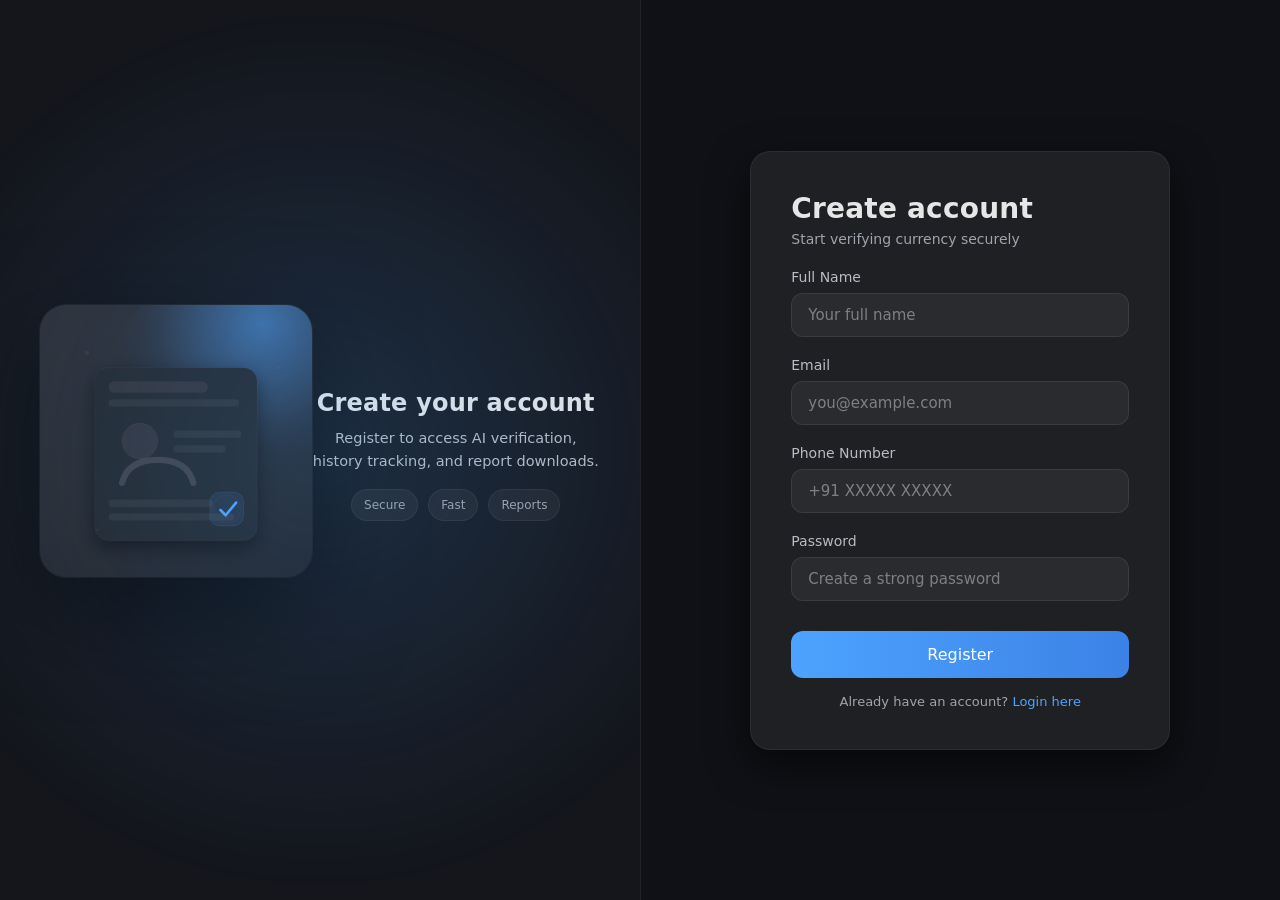
<file: auth/auth/register.html>
<!DOCTYPE html>
<html lang="en">
<head>
  <meta charset="UTF-8" />
  <meta name="viewport" content="width=device-width, initial-scale=1.0" />
  <title>Register | Fake Currency Detection</title>
  <link rel="stylesheet" href="auth.css" />
</head>
<body>

<div class="auth-page">

  <!-- LEFT SIDE (NEW REGISTER IMAGE) -->
  <aside class="auth-side">
    <div class="side-glow"></div>

    <!-- New aesthetic SVG: ID-card + verified tick (minimal, no cartoon) -->
    <div class="side-art" aria-hidden="true">
      <svg viewBox="0 0 520 520" width="100%" height="100%" role="img">
        <defs>
          <linearGradient id="bgReg" x1="0" y1="0" x2="1" y2="1">
            <stop offset="0%" stop-color="#2E2F35"/>
            <stop offset="100%" stop-color="#1F2024"/>
          </linearGradient>

          <radialGradient id="glowReg" cx="65%" cy="25%" r="70%">
            <stop offset="0%" stop-color="#4DA3FF" stop-opacity="0.55"/>
            <stop offset="55%" stop-color="#4DA3FF" stop-opacity="0.16"/>
            <stop offset="100%" stop-color="#0B0C10" stop-opacity="0"/>
          </radialGradient>

          <filter id="shadowReg" x="-30%" y="-30%" width="160%" height="160%">
            <feDropShadow dx="0" dy="14" stdDeviation="18" flood-color="#000" flood-opacity="0.55"/>
          </filter>
        </defs>

        <rect x="0" y="0" width="520" height="520" rx="32" fill="url(#bgReg)"/>
        <circle cx="360" cy="145" r="220" fill="url(#glowReg)"/>

        <!-- Main card -->
        <g filter="url(#shadowReg)" transform="translate(105 120)">
          <rect width="310" height="330" rx="26" fill="#24252A" stroke="rgba(255,255,255,0.06)"/>

          <!-- ID header -->
          <rect x="26" y="26" width="190" height="22" rx="11" fill="rgba(255,255,255,0.06)"/>
          <rect x="26" y="60" width="250" height="14" rx="7" fill="rgba(255,255,255,0.05)"/>

          <!-- Avatar -->
          <circle cx="86" cy="140" r="34" fill="rgba(255,255,255,0.06)" stroke="rgba(255,255,255,0.10)"/>
          <path d="M52 220c7-28 29-44 68-44s61 16 68 44"
                fill="none" stroke="rgba(255,255,255,0.12)" stroke-width="12" stroke-linecap="round"/>

          <!-- Lines -->
          <rect x="150" y="120" width="130" height="14" rx="7" fill="rgba(255,255,255,0.05)"/>
          <rect x="150" y="148" width="100" height="14" rx="7" fill="rgba(255,255,255,0.05)"/>
          <rect x="26"  y="252" width="200" height="14" rx="7" fill="rgba(255,255,255,0.05)"/>
          <rect x="26"  y="278" width="240" height="14" rx="7" fill="rgba(255,255,255,0.05)"/>

          <!-- Verified badge -->
          <g transform="translate(220 238)">
            <rect width="64" height="64" rx="18" fill="rgba(77,163,255,0.10)" stroke="rgba(77,163,255,0.28)"/>
            <path d="M20 34l10 10 20-24" fill="none" stroke="#4DA3FF" stroke-width="5" stroke-linecap="round" stroke-linejoin="round"/>
            <!-- small pulse -->
            <circle cx="32" cy="32" r="26" fill="none" stroke="rgba(77,163,255,0.25)">
              <animate attributeName="r" values="20;28;20" dur="2.6s" repeatCount="indefinite"/>
              <animate attributeName="opacity" values="0.15;0.55;0.15" dur="2.6s" repeatCount="indefinite"/>
            </circle>
          </g>
        </g>

        <!-- Small animated dots -->
        <g fill="rgba(255,255,255,0.10)">
          <circle cx="90" cy="92" r="4">
            <animate attributeName="opacity" values="0.15;0.55;0.15" dur="2.6s" repeatCount="indefinite"/>
          </circle>
          <circle cx="455" cy="120" r="3">
            <animate attributeName="opacity" values="0.10;0.45;0.10" dur="3.1s" repeatCount="indefinite"/>
          </circle>
          <circle cx="110" cy="430" r="3">
            <animate attributeName="opacity" values="0.10;0.50;0.10" dur="2.9s" repeatCount="indefinite"/>
          </circle>
        </g>
      </svg>
    </div>

    <div class="side-text">
      <h2>Create your account</h2>
      <p>Register to access AI verification, history tracking, and report downloads.</p>
      <div class="side-badges">
        <span>Secure</span><span>Fast</span><span>Reports</span>
      </div>
    </div>
  </aside>

  <!-- RIGHT SIDE (FORM) -->
  <main class="auth-main">
    <div class="auth-card">
      <h1>Create account</h1>
      <p class="subtitle">Start verifying currency securely</p>

      <form id="registerForm" novalidate>
        <div class="input-group">
          <label>Full Name</label>
          <input type="text" name="name" placeholder="Your full name" required />
        </div>

        <div class="input-group">
          <label>Email</label>
          <input type="email" name="email" placeholder="you@example.com" required />
        </div>

        <div class="input-group">
          <label>Phone Number</label>
          <input type="tel" name="phone" placeholder="+91 XXXXX XXXXX" required />
        </div>

        <div class="input-group">
          <label>Password</label>
          <input type="password" name="password" placeholder="Create a strong password" required />
        </div>

        <button type="submit" class="primary-btn" id="registerBtn">Register</button>
      </form>

      <div class="success-msg" id="successMsg">
        ✅ Registration completed successfully <br />
        Redirecting to login…
      </div>

      <p class="switch">
        Already have an account?
        <a href="login.html">Login here</a>
      </p>
    </div>
  </main>
</div>

<script>
  const form = document.getElementById("registerForm");
  const btn  = document.getElementById("registerBtn");
  const msg  = document.getElementById("successMsg");

  form.addEventListener("submit", async (e) => {
    e.preventDefault();

    const name = form.elements["name"].value.trim();
    const email = form.elements["email"].value.trim();
    const phone = form.elements["phone"].value.trim();
    const password = form.elements["password"].value.trim();

    if (!name || !email || !phone || !password) {
      alert("Please fill all fields.");
      return;
    }

    btn.disabled = true;
    btn.textContent = "Registering...";

    try {
      const res = await fetch("http://127.0.0.1:8000/api/register/", {
        method: "POST",
        headers: { "Content-Type": "application/json" },
        body: JSON.stringify({ name, email, phone, password }),
      });

      const data = await res.json().catch(() => ({}));

      if (!res.ok) {
        alert(data.error || "Registration failed");
        btn.disabled = false;
        btn.textContent = "Register";
        return;
      }

      // success
      msg.classList.add("show");

      setTimeout(() => {
        window.location.href = "login.html";
      }, 1200);

    } catch (err) {
      alert("Backend not reachable. Start Django server: python manage.py runserver");
      btn.disabled = false;
      btn.textContent = "Register";
    }
  });
</script>

</body>
</html>
</file>
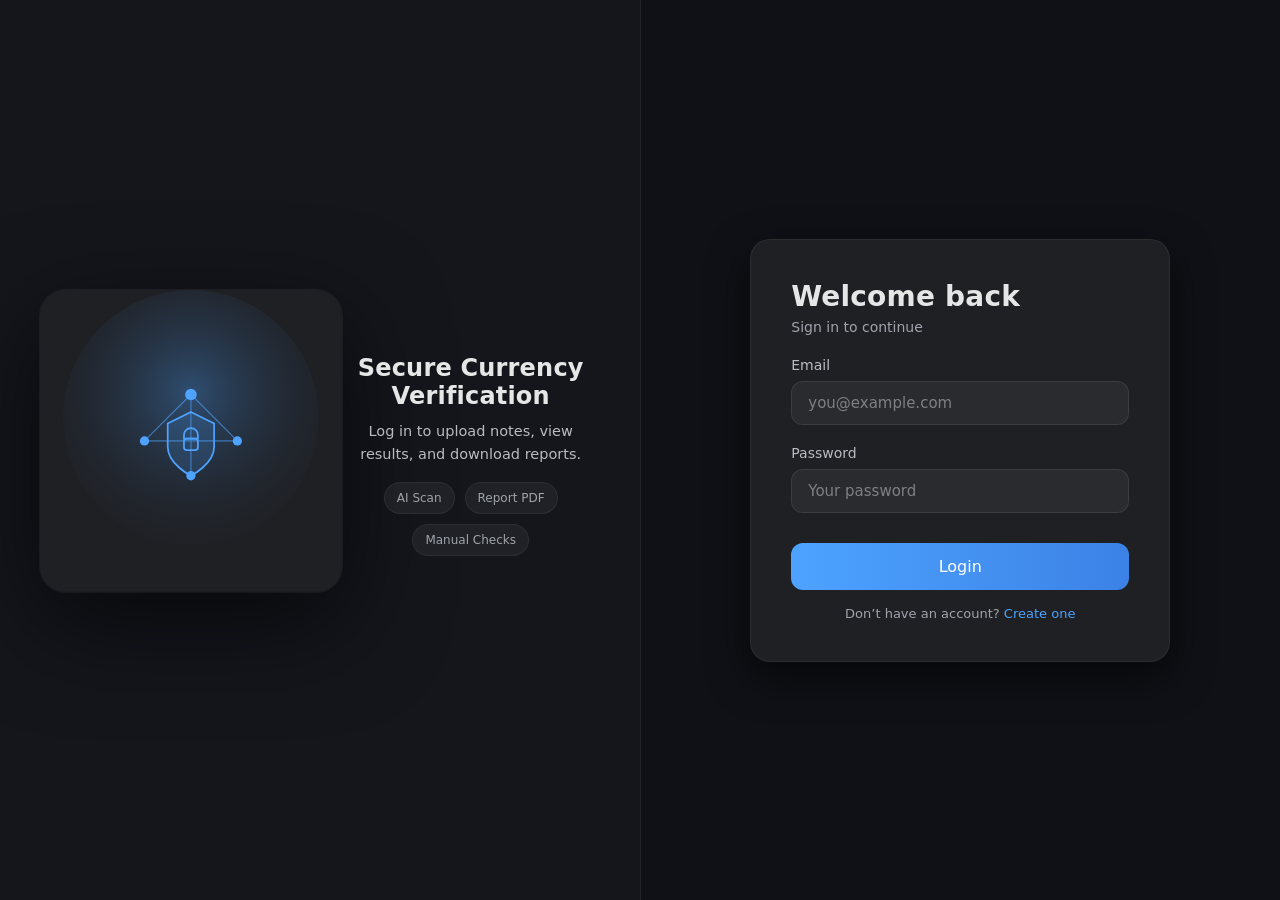
<file: auth/auth/report.html>
<!DOCTYPE html>
<html lang="en">
<head>
  <meta charset="UTF-8" />
  <meta name="viewport" content="width=device-width, initial-scale=1.0" />
  <title>Report Fake Note | Fake Currency Detection</title>
  <link rel="stylesheet" href="index.css" />
</head>
<body>

<script>
  if (!localStorage.getItem("isLoggedIn")) {
    window.location.href = "login.html";
  }
</script>

<header class="navbar">
  <div class="brand">
    <img src="logo.png" alt="Logo">
    <span>Fake Currency Detection</span>
  </div>

  <nav>
    <a href="index.html">Home</a>
    <a href="safety.html">Safety & Awareness</a>
    <a href="history.html">History</a>
    <a href="report.html" class="active">Report</a>
    <a href="help.html">Help</a>
    <a href="profile.html" class="profile">Profile</a>
    <button class="logout-btn" id="logoutBtn" type="button">Logout</button>
  </nav>
</header>

<section class="page-hero">
  <span class="hero-tag">Incident Reporting</span>
  <h1 class="page-title">Report Suspected Fake Note</h1>
  <p class="page-sub">
    Submit details if your test result indicates a fake currency note.
  </p>
</section>

<section class="content-wrap">
  <div class="card" style="max-width:760px; margin:0 auto;">
    <h2>Report Form</h2>
    <p class="muted">Your latest detection is auto-filled when available.</p>

    <form id="reportForm" style="margin-top:14px;">
      <div class="grid-2">
        <div>
          <label style="display:block; margin-bottom:8px; color:#B8BCC2;">Name</label>
          <input id="rName" required
                 style="width:100%; padding:12px 14px; border-radius:14px; border:1px solid rgba(255,255,255,0.10); background: rgba(31,32,36,0.70); color:#E6E6E6; outline:none;">
        </div>

        <div>
          <label style="display:block; margin-bottom:8px; color:#B8BCC2;">Email</label>
          <input id="rEmail" type="email" required
                 style="width:100%; padding:12px 14px; border-radius:14px; border:1px solid rgba(255,255,255,0.10); background: rgba(31,32,36,0.70); color:#E6E6E6; outline:none;">
        </div>
      </div>

      <div class="grid-2" style="margin-top:14px;">
        <div>
          <label style="display:block; margin-bottom:8px; color:#B8BCC2;">Detected Result</label>
          <input id="rResult" readonly
                 style="width:100%; padding:12px 14px; border-radius:14px; border:1px solid rgba(255,255,255,0.10); background: rgba(31,32,36,0.45); color:#E6E6E6; outline:none;">
        </div>

        <div>
          <label style="display:block; margin-bottom:8px; color:#B8BCC2;">Confidence</label>
          <input id="rConfidence" readonly
                 style="width:100%; padding:12px 14px; border-radius:14px; border:1px solid rgba(255,255,255,0.10); background: rgba(31,32,36,0.45); color:#E6E6E6; outline:none;">
        </div>
      </div>

      <div style="margin-top:14px;">
        <label style="display:block; margin-bottom:8px; color:#B8BCC2;">Additional Details</label>
        <textarea id="rMessage" required rows="4"
                  style="width:100%; padding:12px 14px; border-radius:14px; border:1px solid rgba(255,255,255,0.10); background: rgba(31,32,36,0.70); color:#E6E6E6; outline:none; resize:vertical;"></textarea>
      </div>

      <div style="margin-top:16px; display:flex; gap:12px; align-items:center; flex-wrap:wrap;">
        <button class="secondary-btn" type="submit">Submit Report</button>
        <div id="reportStatus" class="muted" style="font-size:13px;"></div>
      </div>
    </form>
  </div>
</section>

<footer>
  © 2026 Fake Currency Detection System | Final Year Project
</footer>

<script>
  const reportForm = document.getElementById("reportForm");
  const reportStatus = document.getElementById("reportStatus");

  function loadDetectionDraft() {
    try {
      const raw = localStorage.getItem("latestDetection");
      if (!raw) return;
      const d = JSON.parse(raw);
      document.getElementById("rResult").value = d.result || "UNKNOWN";
      document.getElementById("rConfidence").value = d.confidence ? d.confidence + "%" : "-";
      const baseMsg = [
        "Possible counterfeit note detected.",
        "File: " + (d.file || "N/A"),
        "Detected at: " + (d.detected_at || "-"),
      ].join("\n");
      document.getElementById("rMessage").value = baseMsg;
    } catch (e) {
      // ignore bad local cache
    }
  }

  async function loadProfileBasics() {
    try {
      const res = await fetch("http://127.0.0.1:8000/api/me/", {
        method: "GET",
        credentials: "include"
      });
      if (!res.ok) return;
      const u = await res.json();
      document.getElementById("rName").value = u.full_name || u.username || "";
      document.getElementById("rEmail").value = u.email || "";
    } catch (e) {
      // keep manual input
    }
  }

  reportForm.addEventListener("submit", async (e) => {
    e.preventDefault();

    const result = (document.getElementById("rResult").value || "UNKNOWN").toUpperCase();
    const confidence = document.getElementById("rConfidence").value || "-";
    const payload = {
      name: document.getElementById("rName").value.trim(),
      email: document.getElementById("rEmail").value.trim(),
      topic: "Fake Note Report",
      message:
        document.getElementById("rMessage").value.trim() +
        "\n\nResult: " + result +
        "\nConfidence: " + confidence
    };

    try {
      const res = await fetch("http://127.0.0.1:8000/api/help/", {
        method: "POST",
        headers: { "Content-Type": "application/json" },
        credentials: "include",
        body: JSON.stringify(payload)
      });

      const data = await res.json();
      if (!res.ok) {
        reportStatus.textContent = data.error || "Failed to submit report.";
        return;
      }

      const historyKey = "reportHistory";
      const existing = JSON.parse(localStorage.getItem(historyKey) || "[]");
      existing.unshift({
        ticket_id: data.ticket_id,
        result: result,
        confidence: confidence,
        message: document.getElementById("rMessage").value.trim(),
        created_at: new Date().toISOString()
      });
      localStorage.setItem(historyKey, JSON.stringify(existing.slice(0, 50)));

      reportStatus.textContent = "Report submitted. Ticket ID: " + data.ticket_id;
      setTimeout(() => {
        reportStatus.textContent = "";
      }, 5000);
    } catch (err) {
      reportStatus.textContent = "Backend not reachable. Start Django server.";
    }
  });

  document.getElementById("logoutBtn")?.addEventListener("click", async () => {
    await fetch("http://127.0.0.1:8000/api/logout/", {
      method: "GET",
      credentials: "include"
    });
    localStorage.removeItem("isLoggedIn");
    localStorage.removeItem("profileData");
    window.location.href = "login.html";
  });

  loadDetectionDraft();
  loadProfileBasics();
</script>

</body>
</html>
</file>
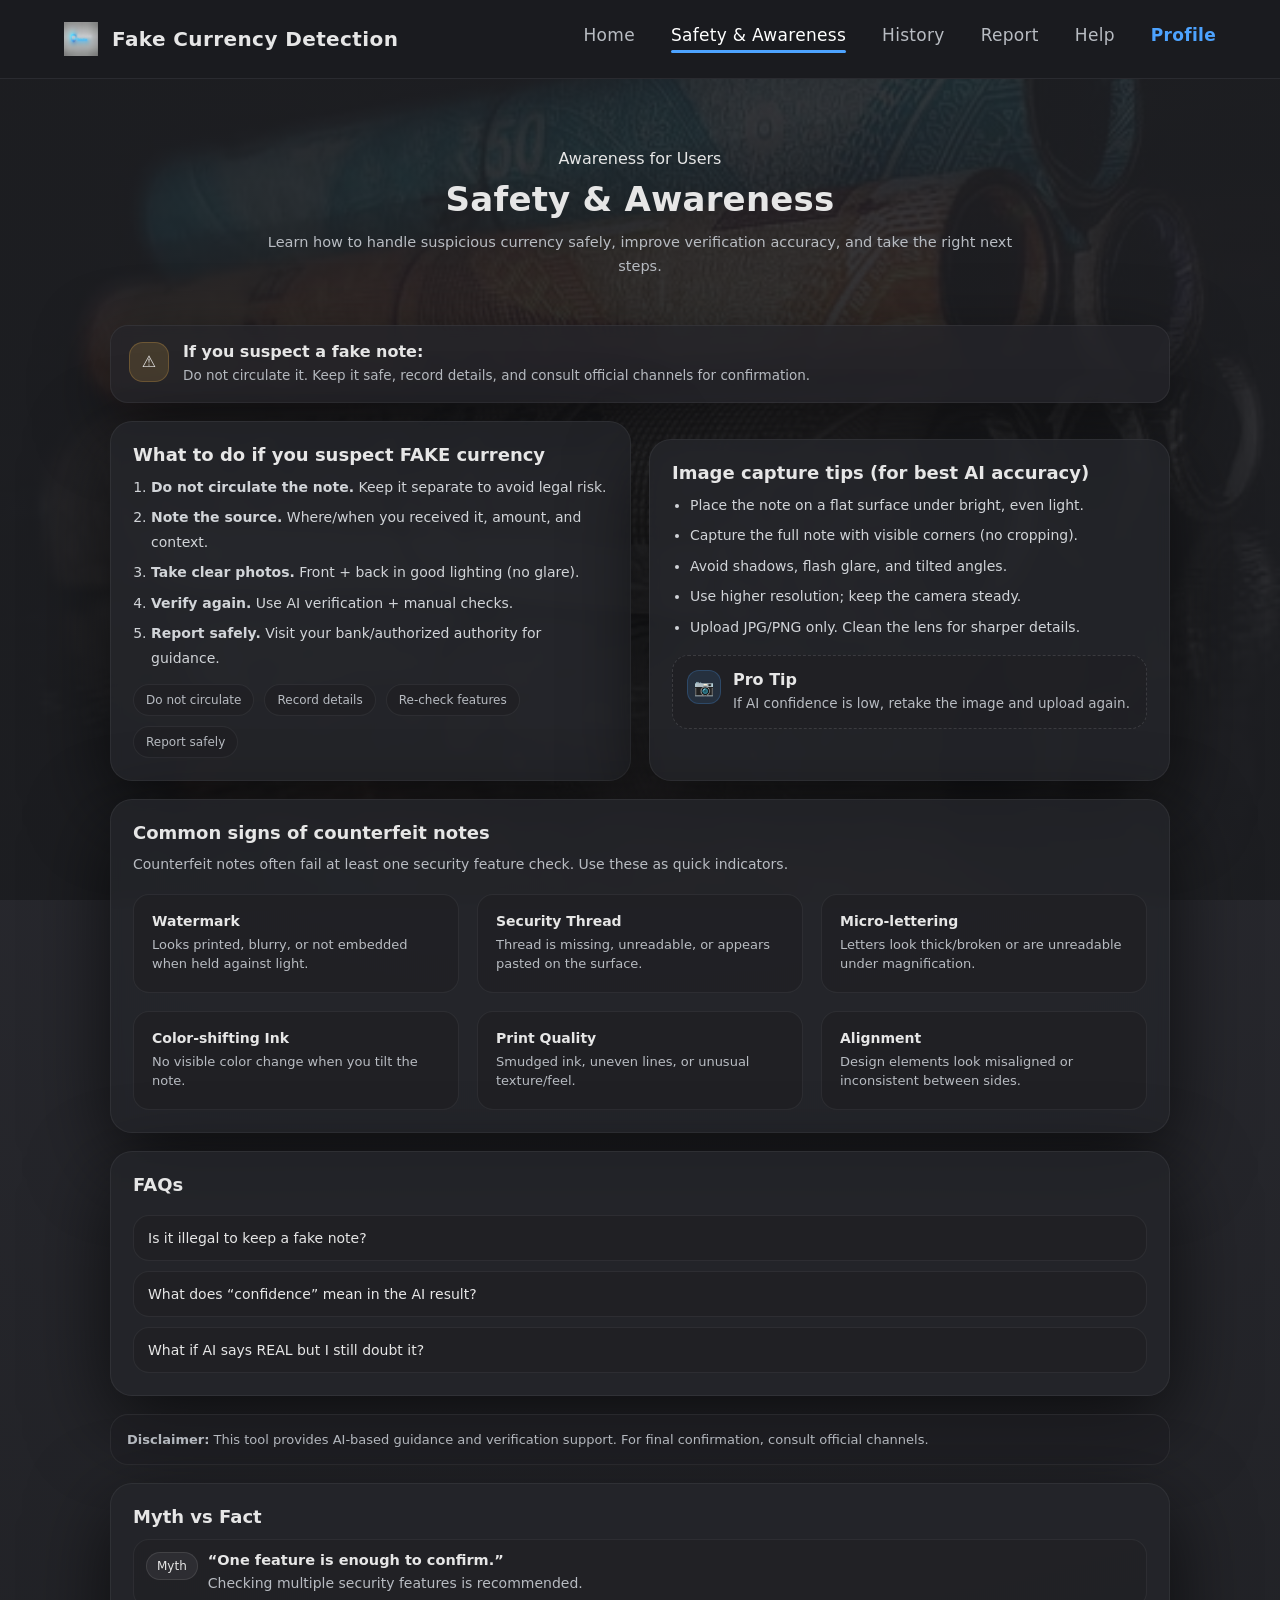
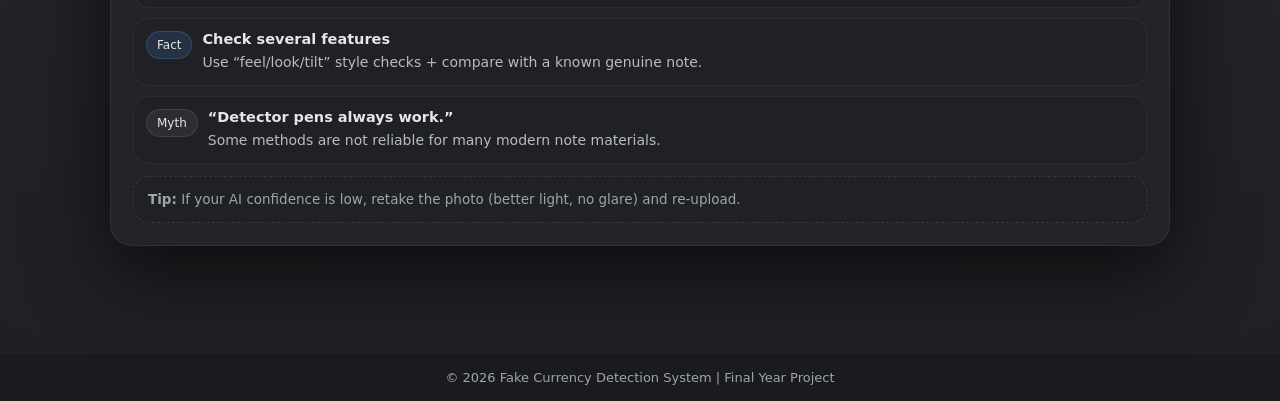
<file: auth/auth/safety.html>
<!DOCTYPE html>
<html lang="en">
<head>
  <meta charset="UTF-8" />
  <meta name="viewport" content="width=device-width, initial-scale=1.0" />
  <title>Safety & Awareness | Fake Currency Detection</title>
  <link rel="stylesheet" href="index.css" />
</head>
<body>

<header class="navbar">
  <div class="brand">
    <img src="logo.png" alt="Logo">
    <span>Fake Currency Detection</span>
  </div>

  <nav>
    <a href="index.html">Home</a>
    <a href="safety.html" class="active">Safety & Awareness</a>
    <a href="history.html">History</a>
    <a href="report.html">Report</a>
    <a href="help.html">Help</a>
    <a href="profile.html" class="profile">Profile</a>
  </nav>
</header>

<section class="page-hero">
  <span class="hero-tag">Awareness for Users</span>
  <h1 class="page-title">Safety & Awareness</h1>
  <p class="page-sub">
    Learn how to handle suspicious currency safely, improve verification accuracy, and take the right next steps.
  </p>
</section>

<section class="content-wrap">

  <!-- IMPORTANT ALERT -->
  <div class="alert-card">
    <div class="alert-icon">⚠️</div>
    <div>
      <div class="alert-title">If you suspect a fake note:</div>
      <div class="alert-text">
        Do not circulate it. Keep it safe, record details, and consult official channels for confirmation.
      </div>
    </div>
  </div>

  <!-- QUICK ACTIONS -->
  <div class="grid-2">
    <div class="card">
      <h2>What to do if you suspect FAKE currency</h2>
      <ol class="steps">
        <li><b>Do not circulate the note.</b> Keep it separate to avoid legal risk.</li>
        <li><b>Note the source.</b> Where/when you received it, amount, and context.</li>
        <li><b>Take clear photos.</b> Front + back in good lighting (no glare).</li>
        <li><b>Verify again.</b> Use AI verification + manual checks.</li>
        <li><b>Report safely.</b> Visit your bank/authorized authority for guidance.</li>
      </ol>

      <div class="chip-row">
        <span class="chip">Do not circulate</span>
        <span class="chip">Record details</span>
        <span class="chip">Re-check features</span>
        <span class="chip">Report safely</span>
      </div>
    </div>

    <div class="card">
      <h2>Image capture tips (for best AI accuracy)</h2>
      <ul class="bullets">
        <li>Place the note on a flat surface under bright, even light.</li>
        <li>Capture the full note with visible corners (no cropping).</li>
        <li>Avoid shadows, flash glare, and tilted angles.</li>
        <li>Use higher resolution; keep the camera steady.</li>
        <li>Upload JPG/PNG only. Clean the lens for sharper details.</li>
      </ul>

      <div class="quality-callout">
        <div class="q-left">
          <div class="q-icon">📷</div>
          <div>
            <div class="q-title">Pro Tip</div>
            <div class="q-text">If AI confidence is low, retake the image and upload again.</div>
          </div>
        </div>
      </div>
    </div>
  </div>

  
  
  <!-- COMMON SIGNS -->
  <div class="card">
    <h2>Common signs of counterfeit notes</h2>
    <p class="muted">
      Counterfeit notes often fail at least one security feature check. Use these as quick indicators.
    </p>

    <div class="grid-3">
      <div class="mini">
        <h3>Watermark</h3>
        <p>Looks printed, blurry, or not embedded when held against light.</p>
      </div>

      <div class="mini">
        <h3>Security Thread</h3>
        <p>Thread is missing, unreadable, or appears pasted on the surface.</p>
      </div>

      <div class="mini">
        <h3>Micro-lettering</h3>
        <p>Letters look thick/broken or are unreadable under magnification.</p>
      </div>

      <div class="mini">
        <h3>Color-shifting Ink</h3>
        <p>No visible color change when you tilt the note.</p>
      </div>

      <div class="mini">
        <h3>Print Quality</h3>
        <p>Smudged ink, uneven lines, or unusual texture/feel.</p>
      </div>

      <div class="mini">
        <h3>Alignment</h3>
        <p>Design elements look misaligned or inconsistent between sides.</p>
      </div>
    </div>
  </div>

  <!-- FAQ ACCORDION -->
  <div class="card">
    <h2>FAQs</h2>

    <button class="accordion" type="button">Is it illegal to keep a fake note?</button>
    <div class="panel">
      <p>
        Keeping a suspicious note is not the same as using it. The key is: <b>do not circulate</b> and follow
        safe reporting steps through official channels.
      </p>
    </div>

    <button class="accordion" type="button">What does “confidence” mean in the AI result?</button>
    <div class="panel">
      <p>
        Confidence is the model’s certainty based on the image and learned patterns. Higher confidence means
        stronger evidence, but re-check if image quality is poor.
      </p>
    </div>

    <button class="accordion" type="button">What if AI says REAL but I still doubt it?</button>
    <div class="panel">
      <p>
        Use manual checks and re-upload clearer front/back photos. If still suspicious, consult a bank/authority.
      </p>
    </div>
  </div>

  <div class="disclaimer">
    <b>Disclaimer:</b> This tool provides AI-based guidance and verification support.
    For final confirmation, consult official channels.
  </div>
  

  

  <!-- MYTH VS FACT -->
  <div class="card">
    <h2>Myth vs Fact</h2>

    <div class="mvf">
      <div class="mvf-item">
        <div class="mvf-tag myth">Myth</div>
        <div>
          <h3>“One feature is enough to confirm.”</h3>
          <p class="muted">Checking multiple security features is recommended.</p>
        </div>
      </div>

      <div class="mvf-item">
        <div class="mvf-tag fact">Fact</div>
        <div>
          <h3>Check several features</h3>
          <p class="muted">Use “feel/look/tilt” style checks + compare with a known genuine note.</p>
        </div>
      </div>

      <div class="mvf-item">
        <div class="mvf-tag myth">Myth</div>
        <div>
          <h3>“Detector pens always work.”</h3>
          <p class="muted">Some methods are not reliable for many modern note materials.</p>
        </div>
      </div>
    </div>

    <div class="note" style="margin-top:12px;">
      <b>Tip:</b> If your AI confidence is low, retake the photo (better light, no glare) and re-upload.
    </div>
  </div>

</div>

<script>
  // Simple denomination → features mapping (edit as needed)
  const featuresByDenom = {
    500: [
      "Watermark: clear and embedded when held against light",
      "Security thread: embedded/continuous and readable",
      "Micro-lettering: sharp under magnification",
      "Intaglio (raised print): feel portrait/key text",
      "See-through register: front/back align under light",
      "Optically Variable Ink (where present): color shifts when tilted"
    ],
    200: [
      "Watermark: embedded, not printed",
      "Security thread: consistent and readable",
      "Micro-lettering: sharp, not broken",
      "Raised print: feel key areas",
      "See-through register alignment"
    ],
    100: [
      "Watermark check",
      "Security thread check",
      "Micro-lettering check",
      "Print quality & alignment check"
    ],
    50: [
      "Watermark check",
      "Security thread check",
      "Micro-lettering check",
      "Raised print (if applicable)"
    ],
    20: [
      "Watermark check",
      "Security thread check",
      "Print sharpness and alignment"
    ],
    10: [
      "Watermark check",
      "Print clarity check",
      "Security feature alignment check"
    ]
  };

  const denom = document.getElementById("denom");
  const featureList = document.getElementById("featureList");

  function renderFeatures(value){
    const items = featuresByDenom[value] || [];
    featureList.innerHTML = items.map(x => `<div class="mini-item">• ${x}</div>`).join("");
  }

  renderFeatures(denom.value);
  denom.addEventListener("change", () => renderFeatures(denom.value));
</script>


</section>

<footer>
  © 2026 Fake Currency Detection System | Final Year Project
</footer>

<script>
  // Accordion (height animation)
  document.querySelectorAll(".accordion").forEach(btn => {
    btn.addEventListener("click", () => {
      const panel = btn.nextElementSibling;
      const isOpen = btn.classList.toggle("open");

      if (isOpen) panel.style.maxHeight = panel.scrollHeight + "px";
      else panel.style.maxHeight = null;
    });
  });

  // Feel / Look / Tilt tabs + score + reset
  const tabs = document.querySelectorAll(".flt-tab");
  const panels = document.querySelectorAll(".flt-panel");
  const scoreEl = document.getElementById("fltScore");
  const resetBtn = document.getElementById("fltReset");

  function updateScore(){
    const checked = document.querySelectorAll(".flt .flt-cb:checked").length;
    if (scoreEl) scoreEl.textContent = "Checks completed: " + checked;
  }

  tabs.forEach(t => {
    t.addEventListener("click", () => {
      tabs.forEach(x => { x.classList.remove("active"); x.setAttribute("aria-selected","false"); });
      panels.forEach(p => p.classList.remove("active"));

      t.classList.add("active");
      t.setAttribute("aria-selected","true");
      document.getElementById(t.dataset.tab)?.classList.add("active");
    });
  });

  document.querySelectorAll(".flt .flt-cb").forEach(cb => cb.addEventListener("change", updateScore));

  resetBtn?.addEventListener("click", () => {
    document.querySelectorAll(".flt .flt-cb").forEach(cb => cb.checked = false);
    updateScore();
  });

  updateScore();
  document.getElementById("logoutBtn")?.addEventListener("click", async () => {

  await fetch("http://127.0.0.1:8000/api/logout/", {
    method: "GET",
    credentials: "include"
  });

  localStorage.removeItem("isLoggedIn");
  window.location.href = "login.html";
});
</script>

</body>
</html>
</file>
<file: auth/auth/index.css>
/* ================= RESET ================= */
* {
    margin: 0;
    padding: 0;
    box-sizing: border-box;
    font-family: "Inter", system-ui, sans-serif;
}

/* ================= BODY ================= */
body {
    background: radial-gradient(circle at top, #2f2f36, #1f2024);
    color: #E6E6E6;
    position: relative;
    overflow-x: hidden;
}

/* ================= FULL FADED CURRENCY BACKGROUND ================= */
body::before {
    content: "";
    position: fixed;
    inset: 0;
    background-image:
        linear-gradient(
            rgba(31,32,36,0.88),
            rgba(31,32,36,0.88)
        ),
        url("currency-bg.jpg"); /* must exist in same folder */
    background-size: cover;
    background-position: center;
    background-repeat: no-repeat;
    z-index: -1;
}

/* ================= NAVBAR ================= */
/* ================= NAVBAR ================= */

.navbar {
    background: #1A1B1F;
    padding: 22px 64px;                 /* taller navbar */
    display: flex;
    justify-content: space-between;
    align-items: center;
    border-bottom: 1px solid #2A2B30;
    position: sticky;
    top: 0;
    z-index: 100;
}

/* ================= BRAND ================= */

.brand {
    display: flex;
    align-items: center;
    gap: 14px;
}

.brand img {
    width: 34px;
    height: 34px;
}

.brand span {
    font-size: 20px;                    /* BIGGER, readable */
    font-weight: 600;
    letter-spacing: 0.4px;
    color: #E6E6E6;
}

/* ================= NAV LINKS ================= */

.navbar nav {
    display: flex;
    gap: 36px;                          /* better spacing */
}

.navbar nav a {
    position: relative;
    color: #B8BCC2;
    text-decoration: none;
    font-size: 17px;                    /* MAIN IMPROVEMENT */
    font-weight: 500;
    letter-spacing: 0.3px;
    padding-bottom: 8px;
    transition: color 0.3s ease;
}

/* underline animation */
.navbar nav a::after {
    content: "";
    position: absolute;
    left: 0;
    bottom: 0;
    width: 0%;
    height: 3px;                        /* thicker underline */
    background: #4DA3FF;
    border-radius: 2px;
    transition: width 0.3s ease;
}

/* hover + active */
.navbar nav a:hover,
.navbar nav a.active {
    color: #FFFFFF;
}

.navbar nav a:hover::after,
.navbar nav a.active::after {
    width: 100%;
}

/* ================= PROFILE HIGHLIGHT ================= */

.navbar nav a.profile {
    color: #4DA3FF;
    font-weight: 600;
}

/* ================= RESPONSIVE ================= */

@media (max-width: 900px) {
    .navbar {
        padding: 18px 32px;
    }

    .navbar nav {
        gap: 22px;
    }

    .navbar nav a {
        font-size: 15.5px;
    }
}

/* ================= HERO ================= */
.hero {
    position: relative;
    text-align: center;
    padding: 90px 20px 70px;
    max-width: 1100px;
    margin: auto;
}

.hero-title {
    font-size: 38px;          /* wider, not taller */
    font-weight: 600;
    letter-spacing: 0.4px;
    line-height: 1.2;
    margin: 16px 0 12px;
}

.hero-title .accent {
    color: #4DA3FF;
}

.hero-sub {
    color: #9FA4AB;
    max-width: 700px;
    margin: auto;
}

/* Subtle scan animation */
.scan-line {
    position: absolute;
    left: 50%;
    transform: translateX(-50%);
    bottom: 10px;
    width: 260px;
    height: 2px;
    background: linear-gradient(
        90deg,
        transparent,
        rgba(77,163,255,0.8),
        transparent
    );
    animation: scanMove 3.5s ease-in-out infinite;
}

@keyframes scanMove {
    0% { opacity: 0.2; }
    50% { opacity: 1; }
    100% { opacity: 0.2; }
}

/* ================= AI PROCESS FLOW ================= */
.ai-flow {
    display: flex;
    justify-content: center;
    align-items: center;
    gap: 14px;
    margin-top: 24px;
}

.flow-step {
    text-align: center;
    font-size: 13px;
    color: #9FA4AB;
}

.flow-step span {
    display: inline-flex;
    width: 34px;
    height: 34px;
    border-radius: 50%;
    border: 1.5px solid #3A3B42;
    align-items: center;
    justify-content: center;
    margin-bottom: 6px;
}

.flow-step.active span {
    border-color: #4DA3FF;
    color: #4DA3FF;
    box-shadow: 0 0 12px rgba(77,163,255,0.6);
}

.flow-line {
    width: 40px;
    height: 1.5px;
    background: #3A3B42;
}

/* ================= UPLOAD SPOTLIGHT ================= */
.upload-surface.enhanced {
    width: 600px;               /* slightly bigger */
    padding: 64px;
}

.upload-header {
    display: flex;
    align-items: center;
    justify-content: center;
    gap: 12px;
    margin-bottom: 10px;
}

.upload-header h2 {
    font-size: 22px;
    font-weight: 500;
}

.upload-surface.enhanced:hover {
    transform: translateY(-4px);
    transition: transform 0.3s ease;
}

/* BUTTON */
.upload-btn {
    padding: 16px 40px;
    border-radius: 40px;
    background: linear-gradient(135deg, #4DA3FF, #2F80ED);
    border: none;
    color: white;
    font-size: 16px;
    cursor: pointer;
}

/* ================= MANUAL SUPPORT ================= */
.manual-support {
    text-align: center;
    margin-bottom: 80px;
}

.manual-toggle {
    background: none;
    border: none;
    color: #4DA3FF;
    font-size: 20px;
    cursor: pointer;
}

.manual-content {
    max-height: 0;
    overflow: hidden;
    transition: max-height 0.4s ease;
}

.manual-content.open {
    max-height: 240px;
}

.manual-content ul {
    margin: 20px auto;
    padding: 22px;
    width: 420px;
    background: #24252A;
    border-radius: 18px;
    list-style: none;
}

.manual-content li {
    margin-bottom: 10px;
}

.manual-content li::before {
    content: "✓ ";
    color: #4DA3FF;
}

/* ================= REPORT ================= */
.outcome {
    text-align: center;
    padding: 80px 20px;
}

.outcome p {
    color: #B8BCC2;
    margin: 10px 0 24px;
}

.secondary-btn {
    padding: 14px 36px;
    border-radius: 36px;
    background: transparent;
    border: 2px solid #4DA3FF;
    color: #4DA3FF;
    cursor: pointer;
    text-decoration: none;
    display: inline-flex;
    align-items: center;
    justify-content: center;
    line-height: 1;
}

/* ================= FOOTER ================= */
footer {
    background: #1A1B1F;
    padding: 16px;
    text-align: center;
    font-size: 13px;
    color: #9FA4AB;
}

/* ================= RESPONSIVE ================= */
@media (max-width: 768px) {
    .upload-surface {
        width: 94%;
        padding: 40px;
    }

    .manual-content ul {
        width: 90%;
    }
}
/* ================= UPLOAD BUTTON ENHANCEMENT ================= */
.upload-btn {
    display: inline-flex;
    align-items: center;
    justify-content: center;
    gap: 10px;
    min-width: 240px;
    transition: 
        transform 0.2s ease,
        box-shadow 0.2s ease,
        background 0.3s ease;
}

.upload-btn:hover {
    transform: translateY(-2px);
    box-shadow: 0 10px 25px rgba(77,163,255,0.35);
}

.upload-btn:active {
    transform: scale(0.98);
}

/* File info text */
.file-info {
    margin-top: 12px;
    font-size: 13px;
    color: #9FA4AB;
}
.upload-btn {
    transition: all 0.25s ease;
}

.upload-btn:hover {
    box-shadow: 0 14px 40px rgba(77,163,255,0.45);
    transform: translateY(-2px);
}
/* ================= DRIBBBLE STYLE UPLOAD ================= */

.upload-card {
    position: relative;
    width: 520px;
    margin: auto;
}

/* Floating icons */
.floating-icons {
    position: absolute;
    inset: 0;
    pointer-events: none;
}

.floating-icons .icon {
    position: absolute;
    font-size: 18px;
    opacity: 0.25;
    animation: float 6s ease-in-out infinite;
}

.icon.note { top: -12px; left: 20%; animation-delay: 0s; }
.icon.scan { bottom: -12px; right: 25%; animation-delay: 1.5s; }
.icon.shield { top: 40%; right: -10px; animation-delay: 3s; }

@keyframes float {
    0%, 100% { transform: translateY(0); }
    50% { transform: translateY(-12px); }
}

/* Upload box */
.upload-box {
    background: rgba(36,37,42,0.92);
    border: 2px dashed #3A3B42;
    border-radius: 26px;
    padding: 48px 36px;
    text-align: center;
    transition: all 0.3s ease;
    backdrop-filter: blur(6px);
}

.upload-box:hover {
    border-color: #4DA3FF;
    box-shadow: 0 0 0 1px rgba(77,163,255,0.3),
                0 30px 80px rgba(0,0,0,0.8);
}

/* Status icon */
.status-icon {
    font-size: 38px;
    margin-bottom: 12px;
    transition: transform 0.3s ease;
}

.upload-box:hover .status-icon {
    transform: scale(1.1);
}

.upload-box h3 {
    font-size: 20px;
    font-weight: 500;
}

.upload-box p {
    color: #9FA4AB;
    margin: 8px 0 14px;
}

.file-hint {
    font-size: 12px;
    color: #8A8F98;
    display: block;
    margin-bottom: 24px;
}

/* Button reuse */
.upload-btn {
    padding: 14px 38px;
    border-radius: 40px;
    background: linear-gradient(135deg, #4DA3FF, #2F80ED);
    border: none;
    color: #fff;
    font-size: 15px;
    cursor: pointer;
    transition: transform 0.2s ease, box-shadow 0.2s ease;
}

.upload-btn:hover {
    transform: translateY(-2px);
    box-shadow: 0 14px 40px rgba(77,163,255,0.4);
}
/* ================= CLEAN UPLOAD CARD ================= */

.upload-spotlight {
    display: flex;
    justify-content: center;
    padding: 60px 20px 90px;
}

.upload-card {
    width: 460px;
    padding: 48px 40px;
    text-align: center;
    border-radius: 26px;
    background: linear-gradient(180deg, #2E2F35, #24252A);
    box-shadow:
        0 0 0 1px rgba(255,255,255,0.04),
        0 25px 80px rgba(0,0,0,0.85);
    transition: transform 0.4s ease, box-shadow 0.4s ease;
}

/* subtle breathing animation */
.upload-card {
    animation: cardFloat 6s ease-in-out infinite;
}

@keyframes cardFloat {
    0% { transform: translateY(0); }
    50% { transform: translateY(-6px); }
    100% { transform: translateY(0); }
}

.upload-card:hover {
    box-shadow:
        0 0 0 1px rgba(77,163,255,0.35),
        0 35px 100px rgba(0,0,0,0.95);
}

/* Icon */
.upload-icon {
    font-size: 38px;
    margin-bottom: 14px;
    opacity: 0.9;
}

/* Text */
.upload-title {
    font-size: 22px;
    font-weight: 500;
    margin-bottom: 10px;
}

.upload-text {
    font-size: 14.5px;
    color: #B8BCC2;
    margin-bottom: 10px;
}

.upload-hint {
    font-size: 12.5px;
    color: #9FA4AB;
    margin-bottom: 28px;
}

/* File picker (Choose File) */
.file-picker {
    display: flex;
    justify-content: center;
    margin-bottom: 10px;
}

.file-input {
    position: absolute;
    width: 1px;
    height: 1px;
    padding: 0;
    margin: -1px;
    overflow: hidden;
    clip: rect(0, 0, 0, 0);
    border: 0;
}

.file-btn {
    display: inline-flex;
    align-items: center;
    justify-content: center;
    padding: 10px 26px;
    border-radius: 999px;
    background: linear-gradient(180deg, #3A3D45, #2F3238);
    border: 1px solid rgba(255,255,255,0.08);
    color: #E6E6E6;
    font-size: 13.5px;
    letter-spacing: 0.2px;
    cursor: pointer;
    box-shadow:
        inset 0 1px 0 rgba(255,255,255,0.08),
        0 8px 18px rgba(0,0,0,0.35);
    transition: transform 0.2s ease, box-shadow 0.2s ease, border-color 0.2s ease;
}

.file-btn:hover {
    transform: translateY(-1px);
    border-color: rgba(77,163,255,0.35);
    box-shadow:
        inset 0 1px 0 rgba(255,255,255,0.12),
        0 12px 24px rgba(0,0,0,0.45);
}

.file-btn:active {
    transform: translateY(0);
}

/* Button */
.upload-btn {
    padding: 14px 42px;
    border-radius: 40px;
    background: linear-gradient(135deg, #4DA3FF, #2F80ED);
    border: none;
    color: #fff;
    font-size: 15px;
    cursor: pointer;
    transition: transform 0.2s ease, box-shadow 0.2s ease;
}

.upload-btn:hover {
    transform: translateY(-2px);
    box-shadow: 0 14px 40px rgba(77,163,255,0.45);
}

/* File status */
.file-status {
    margin-top: 14px;
    font-size: 13px;
    color: #9FA4AB;
}
/* ================= MANUAL DETECTION ================= */

.manual-section {
    text-align: center;
    margin: 60px 0 80px;
}

/* Button */
.manual-btn {
    background: none;
    border: none;
    color: #9FA4AB;
    font-size: 15px;
    cursor: pointer;
    padding: 10px 18px;
    transition: color 0.3s ease;
}

.manual-btn:hover {
    color: #E6E6E6;
}

/* Card */
.manual-card {
    max-width: 520px;
    margin: 20px auto 0;
    padding: 28px 32px;
    background: #24252A;
    border-radius: 18px;
    box-shadow:
        0 0 0 1px rgba(255,255,255,0.04),
        0 20px 60px rgba(0,0,0,0.8);

    /* animation state */
    opacity: 0;
    transform: translateY(-10px);
    max-height: 0;
    overflow: hidden;
    transition:
        opacity 0.4s ease,
        transform 0.4s ease,
        max-height 0.5s ease;
}

.manual-card.open {
    opacity: 1;
    transform: translateY(0);
    max-height: 400px;
}

/* Text */
.manual-card h3 {
    font-size: 18px;
    font-weight: 500;
    margin-bottom: 14px;
}

.manual-list {
    list-style: none;
    text-align: left;
}

.manual-list li {
    margin-bottom: 10px;
    font-size: 14px;
    color: #B8BCC2;
    position: relative;
    padding-left: 20px;
}

.manual-list li::before {
    content: "✓";
    position: absolute;
    left: 0;
    color: #9FA4AB;
}

.logout-btn {
    background: none;
    border: 1px solid #444;
    color: #9FA4AB;
    padding: 6px 14px;
    border-radius: 20px;
    cursor: pointer;
}
/* PROCESSING STATE */
.processing {
    display: none;
    margin-top: 16px;
    font-size: 14px;
    color: #9FA4AB;
    animation: pulse 1.5s infinite;
}

@keyframes pulse {
    0% { opacity: 0.4; }
    50% { opacity: 1; }
    100% { opacity: 0.4; }
}

/* RESULT BOX */
.result-box {
    display: none;
    margin-top: 22px;
    padding: 18px;
    border-radius: 14px;
    background: #1F2024;
    box-shadow: inset 0 0 0 1px #2A2B30;
    animation: fadeUp 0.4s ease;
}

.result-text {
    font-size: 18px;
    margin-bottom: 6px;
}

.result-text .fake {
    color: #FF5C5C;
    font-weight: 600;
}

.result-text .real {
    color: #4DA3FF;
    font-weight: 600;
}

.confidence {
    font-size: 14px;
    color: #B8BCC2;
    margin-bottom: 14px;
}

.result-details-wrap{
    margin-top: 8px;
    text-align: left;
}

.details-toggle-btn{
    width: 100%;
    padding: 10px 12px;
    border-radius: 12px;
    border: 1px solid rgba(255,255,255,0.12);
    background: rgba(31,32,36,0.72);
    color: #C9CED5;
    cursor: pointer;
    font-size: 13px;
}

.details-toggle-btn:hover{
    border-color: rgba(77,163,255,0.35);
    color: #E6E6E6;
}

.details-panel{
    margin-top: 10px;
}

.classifier-summary{
    margin-top: 0;
    margin-bottom: 12px;
    text-align: left;
    background: rgba(31,32,36,0.72);
    border: 1px solid rgba(255,255,255,0.08);
    border-radius: 12px;
    padding: 10px 12px;
}

.classifier-summary h4{
    font-size: 13.5px;
    margin-bottom: 6px;
    color: #D9DDE2;
}

.classifier-line{
    font-size: 13px;
    color: #B8BCC2;
}

.factor-summary{
    margin-top: 12px;
    text-align: left;
    background: rgba(31,32,36,0.72);
    border: 1px solid rgba(255,255,255,0.08);
    border-radius: 12px;
    padding: 12px;
}

.factor-summary h4{
    font-size: 13.5px;
    margin-bottom: 10px;
    color: #D9DDE2;
}

.factor-row{
    margin-bottom: 10px;
}

.factor-row:last-child{
    margin-bottom: 0;
}

.factor-row-head{
    display: flex;
    justify-content: space-between;
    gap: 8px;
    font-size: 12.5px;
    margin-bottom: 6px;
    color: #B8BCC2;
}

.factor-track{
    width: 100%;
    height: 8px;
    border-radius: 999px;
    background: rgba(255,255,255,0.09);
    overflow: hidden;
}

.factor-fill{
    height: 100%;
    border-radius: 999px;
}

.factor-level{
    font-weight: 600;
}

.factor-fill.level-high{
    background: linear-gradient(90deg, #1ec98d, #2de39f);
}

.factor-fill.level-medium{
    background: linear-gradient(90deg, #e8b44d, #f4c56f);
}

.factor-fill.level-low{
    background: linear-gradient(90deg, #ff7a7a, #ff5b5b);
}

.factor-level.level-high{
    color: #69e6b9;
}

.factor-level.level-medium{
    color: #f2c972;
}

.factor-level.level-low{
    color: #ff8d8d;
}

.factor-note{
    margin-top: 10px;
    color: #9FA4AB;
    font-size: 11.5px;
    line-height: 1.45;
}

/* REPORT BUTTON */
.report-btn {
    padding: 12px 26px;
    border-radius: 30px;
    border: none;
    background: linear-gradient(135deg, #4DA3FF, #2F80ED);
    color: #fff;
    font-size: 14px;
    cursor: pointer;
}

.result-actions {
    display: flex;
    flex-direction: column;
    align-items: center;
    gap: 12px;
    margin-top: 10px;
}

.result-actions .report-btn {
    min-width: 230px;
}








/* ================= SAFETY PAGE IMPROVEMENTS ================= */

/* Stronger page overlay to improve readability on busy background */
body::before{
  background-image:
    linear-gradient(rgba(31,32,36,0.90), rgba(31,32,36,0.90)),
    url("currency-bg.jpg");
}

/* Hero */
.page-hero{
  text-align:center;
  padding: 70px 20px 28px;
  max-width: 1100px;
  margin: 0 auto;
}
.page-title{
  margin-top: 12px;
  font-size: 34px;
  font-weight: 650;
  letter-spacing: 0.2px;
  line-height: 1.15;
}
.page-sub{
  max-width: 760px;
  margin: 12px auto 0;
  color: #B8BCC2;
  line-height: 1.65;
  font-size: 14.5px;
}

.content-wrap{
  max-width: 1100px;
  margin: 0 auto;
  padding: 18px 20px 90px;
}

/* Alert */
.alert-card{
  display:flex;
  gap: 14px;
  align-items:flex-start;
  padding: 16px 18px;
  border-radius: 18px;
  background: rgba(36,37,42,0.78);
  border: 1px solid rgba(255,255,255,0.06);
  box-shadow: 0 22px 70px rgba(0,0,0,0.55);
  backdrop-filter: blur(6px);
}
.alert-icon{
  width: 40px;
  height: 40px;
  border-radius: 14px;
  display:flex;
  align-items:center;
  justify-content:center;
  background: rgba(255, 190, 80, 0.14);
  border: 1px solid rgba(255, 190, 80, 0.22);
}
.alert-title{ font-weight: 650; margin-bottom: 4px; }
.alert-text{ color:#B8BCC2; font-size: 13.5px; line-height: 1.55; }

/* Layout grids */
.grid-2{
  display: grid;
  grid-template-columns: 1fr 1fr;
  gap: 18px;
  margin-top: 18px;
}
.grid-3{
  display:grid;
  grid-template-columns: repeat(3, minmax(0, 1fr));
  gap: 22px;              /* more space between boxes */
  margin-top: 18px;
}


/* Cards */
.card{
  padding: 22px;
  border-radius: 22px;
  background: rgba(36,37,42,0.82);
  border: 1px solid rgba(255,255,255,0.06);
  box-shadow: 0 25px 80px rgba(0,0,0,0.65);
  backdrop-filter: blur(6px);
}
.card h2{
  font-size: 18px;
  font-weight: 650;
  margin-bottom: 10px;
}
.muted{
  color: #B8BCC2;
  font-size: 14px;
  line-height: 1.6;
}

/* Lists */
.steps, .bullets{
  margin-left: 18px;
  color: #D1D4D8;
  line-height: 1.75;
  font-size: 14px;
}
.steps li, .bullets li{ margin-bottom: 6px; }

/* Chips */
.chip-row{
  display:flex;
  flex-wrap:wrap;
  gap: 10px;
  margin-top: 14px;
}
.chip{
  font-size: 12px;
  color: #B8BCC2;
  padding: 8px 12px;
  border-radius: 999px;
  background: rgba(31,32,36,0.65);
  border: 1px solid rgba(255,255,255,0.06);
}

/* Tip callout */
.quality-callout{
  margin-top: 16px;
  padding: 14px;
  border-radius: 16px;
  background: rgba(31,32,36,0.65);
  border: 1px dashed rgba(255,255,255,0.12);
}
.q-left{
  display:flex;
  gap: 12px;
  align-items:flex-start;
}
.q-icon{
  width: 34px;
  height: 34px;
  border-radius: 12px;
  display:flex;
  align-items:center;
  justify-content:center;
  background: rgba(77,163,255,0.12);
  border: 1px solid rgba(77,163,255,0.22);
}
.q-title{ font-weight:650; margin-bottom: 4px; }
.q-text{ color:#B8BCC2; font-size: 13.5px; line-height:1.55; }

/* Mini cards */
.mini{
  padding: 18px;          /* was 14px */
  border-radius: 16px;
  background: rgba(31,32,36,0.65);
  border: 1px solid rgba(255,255,255,0.06);
}

.mini h3{
  font-size: 14px;
  margin-bottom: 6px;
}
.mini p{
  font-size: 13px;
  color: #B8BCC2;
  line-height: 1.5;
}

/* Accordion */
.accordion{
  width: 100%;
  text-align:left;
  margin-top: 10px;
  padding: 14px 14px;
  border-radius: 16px;
  border: 1px solid rgba(255,255,255,0.06);
  background: rgba(31,32,36,0.65);
  color: #E6E6E6;
  cursor: pointer;
  font-size: 14px;
  transition: transform 0.15s ease, box-shadow 0.2s ease, border-color 0.2s ease;
}
.accordion:hover{
  transform: translateY(-1px);
  box-shadow: 0 16px 40px rgba(0,0,0,0.4);
}
.accordion.open{
  border-color: rgba(77,163,255,0.28);
}
.panel{
  overflow: hidden;
  max-height: 0;
  transition: max-height 0.25s ease;
  padding: 0 6px;
}
.panel p{
  color: #D1D4D8;
  font-size: 13.5px;
  line-height: 1.65;
  padding: 12px 8px 4px;
}

/* Disclaimer */
.disclaimer{
  margin-top: 18px;
  padding: 14px 16px;
  border-radius: 18px;
  background: rgba(31,32,36,0.65);
  border: 1px solid rgba(255,255,255,0.06);
  color: #B8BCC2;
  font-size: 13px;
  line-height: 1.65;
}

/* Reduced motion (accessibility) */
@media (prefers-reduced-motion: reduce){
  .accordion, .panel{
    transition: none !important;
  }
}

/* Responsive */
@media (max-width: 980px){
  .grid-2{ grid-template-columns: 1fr; }
  .grid-3{ grid-template-columns: 1fr; }
}




/* ================= FEEL / LOOK / TILT (Safety page) ================= */
.flt{ overflow: hidden; }

.flt-head{
  display:flex;
  align-items:flex-end;
  justify-content: space-between;
  gap: 12px;
  margin-bottom: 14px;
}
.flt-head .muted{ margin: 0; }

.flt-tabs{
  display:flex;
  gap: 10px;
  margin: 10px 0 16px;
  flex-wrap: wrap;
}
.flt-tab{
  padding: 10px 14px;
  border-radius: 999px;
  border: 1px solid rgba(255,255,255,0.10);
  background: rgba(31,32,36,0.65);
  color: #B8BCC2;
  cursor: pointer;
  transition: transform 0.15s ease, box-shadow 0.2s ease, border-color 0.2s ease;
}
.flt-tab:hover{
  transform: translateY(-1px);
  box-shadow: 0 16px 40px rgba(0,0,0,0.35);
}
.flt-tab.active{
  color: #E6E6E6;
  border-color: rgba(77,163,255,0.35);
  box-shadow: 0 0 0 1px rgba(77,163,255,0.18), 0 18px 50px rgba(0,0,0,0.45);
}

.flt-panels{ position: relative; }
.flt-panel{ display:none; }
.flt-panel.active{ display:block; animation: fltIn 0.28s ease; }

@keyframes fltIn{
  from{ opacity: 0; transform: translateY(6px); }
  to{ opacity: 1; transform: translateY(0); }
}

.flt-grid{
  display:grid;
  grid-template-columns: 1fr 1fr;
  gap: 14px;
}

.flt-box{
  padding: 14px;
  border-radius: 18px;
  background: rgba(31,32,36,0.65);
  border: 1px solid rgba(255,255,255,0.06);
}
.flt-icon{
  width: 36px;
  height: 36px;
  border-radius: 14px;
  display:flex;
  align-items:center;
  justify-content:center;
  background: rgba(77,163,255,0.12);
  border: 1px solid rgba(77,163,255,0.22);
  margin-bottom: 10px;
}
.flt-box h3{
  font-size: 14.5px;
  margin-bottom: 6px;
}
.flt-box p{
  color: #B8BCC2;
  font-size: 13.5px;
  line-height: 1.55;
}

.flt-check{
  grid-column: 1 / -1;
  padding: 14px;
  border-radius: 18px;
  background: rgba(31,32,36,0.55);
  border: 1px dashed rgba(255,255,255,0.12);
  display: grid;
  gap: 10px;
}
.flt-check label{
  color: #D1D4D8;
  font-size: 13.5px;
  display:flex;
  gap: 10px;
  align-items:flex-start;
}
.flt-check input{ margin-top: 3px; }

.flt-note{
  margin-top: 12px;
  color: #9FA4AB;
  font-size: 13px;
  line-height: 1.55;
}

.flt-footer{
  margin-top: 16px;
  display:flex;
  align-items:center;
  justify-content: space-between;
  gap: 12px;
  flex-wrap: wrap;
}
.flt-score{
  color: #9FA4AB;
  font-size: 13px;
}

@media (max-width: 900px){
  .flt-grid{ grid-template-columns: 1fr; }
}
/* Make the FLT manual box wider (responsive) */
.manual-card.flt,
#manualCard.flt {
  width: min(980px, 92vw);   /* grows up to 980px, adapts on small screens */
  max-width: 980px;
  margin: 22px auto 0;
}
/* ===== FLT (Feel • Look • Tilt) Improved ===== */
.manual-card.flt{
  max-width: 760px;                 /* not too big */
  margin: 18px auto 0;
  border-radius: 22px;
  background: rgba(36,37,42,0.88);
  border: 1px solid rgba(255,255,255,0.06);
  box-shadow: 0 25px 80px rgba(0,0,0,0.80);
  padding: 18px 18px 16px;
  display: none;
}

.manual-card.flt.open{ display:block; }

.flt-head{
  display:flex;
  align-items:flex-start;
  justify-content: space-between;
  gap: 12px;
  padding-bottom: 10px;
  border-bottom: 1px solid rgba(255,255,255,0.06);
}

.flt-head h2{
  font-size: 18px;
  font-weight: 650;
  margin: 0 0 6px 0;
}

.flt-score{
  font-size: 13px;
  color: #9FA4AB;
  padding: 8px 12px;
  border-radius: 999px;
  background: rgba(31,32,36,0.65);
  border: 1px solid rgba(255,255,255,0.06);
  white-space: nowrap;
}

.flt-tabs{
  display:flex;
  gap: 10px;
  padding: 12px 0 10px;
}

.flt-tab{
  border: 1px solid rgba(255,255,255,0.10);
  background: rgba(31,32,36,0.55);
  color: #B8BCC2;
  padding: 8px 14px;
  border-radius: 999px;
  cursor:pointer;
  font-size: 13px;
}

.flt-tab.active{
  color: #E6E6E6;
  border-color: rgba(77,163,255,0.35);
  box-shadow: 0 0 0 1px rgba(77,163,255,0.12);
}

/* keeps card small; content scrolls */
.flt-scroll{
  max-height: 320px;               /* adjust: 280–380 */
  overflow-y: auto;
  padding-right: 6px;
}

.flt-scroll::-webkit-scrollbar{ width: 8px; }
.flt-scroll::-webkit-scrollbar-thumb{
  background: rgba(255,255,255,0.14);
  border-radius: 10px;
}

.flt-panel{ display:none; }
.flt-panel.active{ display:block; }

.flt-grid{
  display:grid;
  grid-template-columns: 1fr 1fr;
  gap: 12px;
  padding: 10px 0 6px;
}

.flt-box{
  padding: 14px;
  border-radius: 16px;
  background: rgba(31,32,36,0.65);
  border: 1px solid rgba(255,255,255,0.06);
}

.flt-icon{
  width: 34px;
  height: 34px;
  border-radius: 12px;
  display:flex;
  align-items:center;
  justify-content:center;
  background: rgba(77,163,255,0.14);
  border: 1px solid rgba(77,163,255,0.22);
  margin-bottom: 10px;
}

.flt-box h3{
  font-size: 14.5px;
  margin: 0 0 6px 0;
}

.flt-box p{
  font-size: 13.5px;
  line-height: 1.55;
  color: #B8BCC2;
  margin: 0 0 8px 0;
}

.flt-bullets{
  margin: 0 0 0 16px;
  padding: 0;
  color: #9FA4AB;
  font-size: 13px;
  line-height: 1.55;
}

.flt-check{
  grid-column: 1 / -1;
  padding: 12px 14px;
  border-radius: 16px;
  background: rgba(31,32,36,0.55);
  border: 1px dashed rgba(255,255,255,0.10);
  display:grid;
  gap: 8px;
}

.flt-check label{
  color: #E6E6E6;
  font-size: 13.5px;
  display:flex;
  gap: 10px;
  align-items:center;
}

.flt-footer{
  margin-top: 12px;
  padding-top: 12px;
  border-top: 1px solid rgba(255,255,255,0.06);
  display:flex;
  gap: 12px;
  align-items:center;
  justify-content: space-between;
  flex-wrap: wrap;
}

@media (max-width: 780px){
  .flt-grid{ grid-template-columns: 1fr; }
  .flt-scroll{ max-height: 360px; }
}



/* ===== Safety Tools UI ===== */
.flow{
  display:grid;
  gap: 12px;
  margin-top: 12px;
}
.flow-item{
  display:flex;
  gap: 12px;
  padding: 12px;
  border-radius: 16px;
  background: rgba(31,32,36,0.55);
  border: 1px solid rgba(255,255,255,0.06);
}
.flow-badge{
  width: 30px;
  height: 30px;
  border-radius: 10px;
  display:flex;
  align-items:center;
  justify-content:center;
  background: rgba(255,255,255,0.06);
  color:#E6E6E6;
  font-weight: 650;
  flex: 0 0 auto;
}
.flow-item h3{ font-size: 14.5px; margin-bottom: 4px; }
.flow-item p{ font-size: 13.5px; color:#B8BCC2; line-height:1.55; }

.note{
  margin-top: 14px;
  padding: 12px 14px;
  border-radius: 16px;
  background: rgba(31,32,36,0.60);
  border: 1px dashed rgba(255,255,255,0.10);
  color: #9FA4AB;
  font-size: 13.5px;
  line-height: 1.55;
}

.select-row{ margin-top: 10px; display:grid; gap: 8px; }
.select{
  background: rgba(31,32,36,0.75);
  border: 1px solid rgba(255,255,255,0.10);
  color: #E6E6E6;
  padding: 10px 12px;
  border-radius: 14px;
  outline: none;
}

.mini-list{ margin-top: 12px; display:grid; gap: 8px; }
.mini-item{
  padding: 10px 12px;
  border-radius: 14px;
  background: rgba(31,32,36,0.55);
  border: 1px solid rgba(255,255,255,0.06);
  color: #B8BCC2;
  font-size: 13.5px;
  line-height: 1.55;
}

.report-history-item{
  margin-top: 10px;
}

.section-head{
  display: flex;
  align-items: center;
  justify-content: space-between;
  gap: 12px;
  flex-wrap: wrap;
}

.danger-btn{
  padding: 10px 16px;
  border-radius: 999px;
  border: 1px solid rgba(255, 92, 92, 0.45);
  background: rgba(255, 92, 92, 0.1);
  color: #FF9A9A;
  cursor: pointer;
}

.danger-btn:hover{
  background: rgba(255, 92, 92, 0.18);
}

.danger-btn:disabled{
  opacity: 0.6;
  cursor: not-allowed;
}

.mini-delete-btn{
  padding: 8px 14px;
  font-size: 13px;
}

.report-history-head{
  display: flex;
  justify-content: space-between;
  align-items: flex-start;
  gap: 12px;
  flex-wrap: wrap;
}

.report-history-result{
  margin-top: 6px;
  color: #B8BCC2;
}

.report-history-source{
  margin-top: 6px;
  color: #9FA4AB;
  word-break: break-word;
}

.report-history-actions{
  margin-top: 12px;
  display: flex;
  align-items: center;
  gap: 10px;
  flex-wrap: wrap;
}

.report-open-btn{
  min-width: 170px;
}

.history-actions{
  margin-top: 10px;
  display: flex;
  justify-content: flex-end;
}

.mvf{ display:grid; gap: 10px; margin-top: 12px; }
.mvf-item{
  display:flex;
  gap: 10px;
  padding: 12px;
  border-radius: 16px;
  background: rgba(31,32,36,0.55);
  border: 1px solid rgba(255,255,255,0.06);
}
.mvf-tag{
  font-size: 12px;
  padding: 6px 10px;
  border-radius: 999px;
  height: fit-content;
  border: 1px solid rgba(255,255,255,0.10);
}
.mvf-tag.myth{ color:#E6E6E6; background: rgba(255,255,255,0.06); }
.mvf-tag.fact{ color:#E6E6E6; background: rgba(77,163,255,0.14); border-color: rgba(77,163,255,0.22); }
.mvf-item h3{ font-size: 14.5px; margin-bottom: 4px; }
/* ===== SAFETY PAGE: stop overlap + add spacing between sections ===== */

/* Ensure the wrapper and cards stay in normal document flow */
.content-wrap, .card, .alert-card, .disclaimer {
  position: relative;
}

/* Add clear vertical spacing between big blocks */
.content-wrap > * {
  margin-bottom: 18px;
}

/* Extra spacing specifically for stacked cards (like your screenshot) */
.content-wrap .card + .card {
  margin-top: 18px;
}

/* Ensure grid rows have space and never collapse */
.grid-2, .grid-3 {
  row-gap: 18px;     /* vertical gap */
  column-gap: 18px;  /* horizontal gap */
}

/* If any card content becomes taller, prevent it from spilling visually */
.card {
  overflow: hidden;
}
.history-grid{
  display:grid;
  grid-template-columns: repeat(3, minmax(0, 1fr));
  gap: 14px;
  margin-top: 14px;
}

.history-item{
  border-radius: 18px;
  overflow:hidden;
  background: rgba(31,32,36,0.60);
  border: 1px solid rgba(255,255,255,0.06);
}

.history-thumb{
  height: 160px;
  background: rgba(0,0,0,0.25);
  display:flex;
  align-items:center;
  justify-content:center;
}

.history-thumb img{
  width:100%;
  height:100%;
  object-fit: cover;
  opacity: 0.95;
}

.thumb-fallback{ color:#9FA4AB; font-size: 13px; }

.history-meta{ padding: 12px; }

.history-row{
  display:flex;
  align-items:center;
  justify-content: space-between;
  gap: 10px;
  margin-bottom: 8px;
}

.history-date{ color:#9FA4AB; font-size: 12.5px; }

.badge{
  font-size: 12px;
  padding: 6px 10px;
  border-radius: 999px;
  border: 1px solid rgba(255,255,255,0.10);
}

.badge-fake{ background: rgba(255,92,92,0.10); color:#FF8A8A; border-color: rgba(255,92,92,0.25); }
.badge-real{ background: rgba(77,163,255,0.10); color:#9CCBFF; border-color: rgba(77,163,255,0.25); }

.history-conf{ color:#B8BCC2; font-size: 13.5px; }

@media (max-width: 980px){
  .history-grid{ grid-template-columns: 1fr; }
}


/* ===== PROFESSIONAL PROFILE PAGE ===== */

.profile-container {
  max-width: 820px;
  margin: 60px auto;
  padding: 50px;
  background: rgba(31,32,36,0.92);
  border-radius: 14px;
}

.profile-header {
  display: flex;
  justify-content: space-between;
  align-items: center;
}

.profile-title {
  margin: 0;
  font-size: 26px;
  font-weight: 600;
}

.profile-sub {
  margin-top: 4px;
  color: #9CA3AF;
}

.profile-role {
  padding: 6px 14px;
  font-size: 12px;
  border-radius: 20px;
  background: rgba(77,163,255,0.15);
  color: #4DA3FF;
}

.profile-divider {
  height: 1px;
  background: rgba(255,255,255,0.08);
  margin: 30px 0;
}

.profile-section h3 {
  margin-bottom: 20px;
  font-size: 16px;
  font-weight: 600;
}

.profile-row {
  display: flex;
  justify-content: space-between;
  padding: 16px 0;
  border-bottom: 1px solid rgba(255,255,255,0.08);
}

.profile-row:last-child {
  border-bottom: none;
}

.label {
  color: #9CA3AF;
}
















/* PROFILE CARD */
.profile-card {
  max-width: 420px;
  margin: 40px auto;
  background: #ffffff;
  border-radius: 16px;
  box-shadow: 0 10px 25px rgba(0,0,0,0.08);
  padding: 30px;
  text-align: center;
  transition: 0.3s ease;
}

.profile-card:hover {
  transform: translateY(-4px);
}

/* TOP SECTION */
.profile-top {
  display: flex;
  flex-direction: column;
  align-items: center;
}

.profile-avatar {
  width: 110px;
  height: 110px;
  border-radius: 50%;
  object-fit: cover;
  margin-bottom: 15px;
  border: 4px solid #f0f0f0;
}

.profile-email {
  color: #777;
  font-size: 14px;
  margin: 5px 0 10px;
}

.profile-role {
  background: #e8f0ff;
  color: #1a73e8;
  padding: 6px 14px;
  border-radius: 20px;
  font-size: 13px;
  font-weight: 600;
}

/* DIVIDER */
.profile-divider {
  height: 1px;
  background: #eee;
  margin: 25px 0;
}

/* ACCOUNT SECTION */
.profile-section {
  text-align: left;
}

.profile-item {
  padding: 15px 0;
  border-bottom: 1px solid #f2f2f2;
}

.profile-item:last-child {
  border-bottom: none;
}

.profile-item h4 {
  margin: 0;
  font-size: 14px;
  color: #555;
}

.profile-item p {
  margin: 4px 0 0;
  font-size: 15px;
  font-weight: 500;
  color: #222;
}

/* RESPONSIVE */
@media (max-width: 500px) {
  .profile-card {
    margin: 20px;
    padding: 20px;
  }
}
</file>
<file: auth/auth/auth.css>
/* ===== Reset ===== */
* {
  margin: 0;
  padding: 0;
  box-sizing: border-box;
  font-family: "Inter", system-ui, -apple-system, Segoe UI, Roboto, Arial, sans-serif;
}

body {
  min-height: 100vh;
  background: radial-gradient(circle at top, #2f2f36, #1f2024);
  color: #E6E6E6;
}

/* ===== Layout ===== */
.auth-page {
  min-height: 100vh;
  display: grid;
  grid-template-columns: 1.05fr 1fr;
}

/* ===== Left side ===== */
.auth-side {
  position: relative;
  padding: 54px 44px;
  border-right: 1px solid rgba(255,255,255,0.06);
  overflow: hidden;
}

.side-glow {
  position: absolute;
  inset: -120px;
  background: radial-gradient(circle, rgba(77,163,255,0.18), transparent 60%);
  filter: blur(16px);
  animation: glow 6s ease-in-out infinite;
  pointer-events: none;
}

@keyframes glow {
  0% { opacity: .45; transform: translateY(0); }
  50% { opacity: .85; transform: translateY(-10px); }
  100% { opacity: .45; transform: translateY(0); }
}

.side-art {
  width: min(520px, 90%);
  aspect-ratio: 1 / 1;
  margin: 0 auto 18px;
  border-radius: 26px;
  overflow: hidden;
  box-shadow:
    0 0 0 1px rgba(255,255,255,0.05),
    0 30px 100px rgba(0,0,0,0.65);
  animation: floatCard 7s ease-in-out infinite;
}

@keyframes floatCard {
  0%, 100% { transform: translateY(0); }
  50% { transform: translateY(-8px); }
}

.side-text {
  max-width: 520px;
  margin: 10px auto 0;
  text-align: center;
}

.side-text h2 {
  font-size: 24px;
  font-weight: 600;
  letter-spacing: 0.2px;
  margin-bottom: 10px;
}

.side-text p {
  color: #B8BCC2;
  font-size: 14.5px;
  line-height: 1.6;
}

.side-badges {
  margin-top: 16px;
  display: flex;
  gap: 10px;
  justify-content: center;
  flex-wrap: wrap;
}

.side-badges span {
  font-size: 12px;
  color: #9FA4AB;
  padding: 8px 12px;
  border-radius: 999px;
  background: rgba(36,37,42,0.8);
  border: 1px solid rgba(255,255,255,0.06);
}

/* ===== Right side ===== */
.auth-main {
  display: flex;
  align-items: center;
  justify-content: center;
  padding: 54px 20px;
}

.auth-card {
  width: min(430px, 92vw);
  padding: 34px 30px;
  border-radius: 22px;
  background: rgba(36,37,42,0.92);
  border: 1px solid rgba(255,255,255,0.06);
  box-shadow: 0 30px 100px rgba(0,0,0,0.75);
  backdrop-filter: blur(8px);
}

.auth-card h1 {
  font-size: 28px;
  font-weight: 600;
  letter-spacing: 0.2px;
  margin-bottom: 6px;
}

.subtitle {
  color: #9FA4AB;
  font-size: 14px;
  margin-bottom: 22px;
}

/* ===== Inputs ===== */
.input-group {
  margin-bottom: 14px;
}

.input-group label {
  display: block;
  font-size: 13px;
  color: #B8BCC2;
  margin-bottom: 8px;
}

.input-group input {
  width: 100%;
  padding: 12px 14px;
  border-radius: 12px;
  background: rgba(31,32,36,0.95);
  border: 1px solid rgba(255,255,255,0.08);
  color: #E6E6E6;
  outline: none;
  transition: border 0.2s ease, box-shadow 0.2s ease;
}

.input-group input:focus {
  border-color: rgba(77,163,255,0.65);
  box-shadow: 0 0 0 4px rgba(77,163,255,0.14);
}

/* ===== Button ===== */
.primary-btn {
  width: 100%;
  margin-top: 8px;
  padding: 12px 14px;
  border: none;
  border-radius: 14px;
  cursor: pointer;
  color: white;
  font-size: 15px;
  background: linear-gradient(135deg, #4DA3FF, #2F80ED);
  transition: transform 0.18s ease, box-shadow 0.18s ease;
}

.primary-btn:hover {
  transform: translateY(-2px);
  box-shadow: 0 16px 45px rgba(77,163,255,0.30);
}

.primary-btn:disabled {
  opacity: 0.7;
  cursor: not-allowed;
  transform: none;
}

/* ===== Links ===== */
.switch {
  margin-top: 16px;
  font-size: 13px;
  color: #9FA4AB;
  text-align: center;
}

.switch a {
  color: #4DA3FF;
  text-decoration: none;
}

.switch a:hover {
  text-decoration: underline;
}

/* ===== Success msg ===== */
.success-msg {
  display: none;
  margin-top: 16px;
  padding: 12px 14px;
  border-radius: 14px;
  background: rgba(77,163,255,0.12);
  border: 1px solid rgba(77,163,255,0.25);
  color: #E6E6E6;
  font-size: 13.5px;
  text-align: center;
}

.success-msg.show {
  display: block;
}

/* ===== Responsive ===== */
@media (max-width: 980px) {
  .auth-page {
    grid-template-columns: 1fr;
  }

  .auth-side {
    border-right: none;
    border-bottom: 1px solid rgba(255,255,255,0.06);
    padding: 34px 18px;
  }

  .side-art {
    width: min(420px, 92%);
  }

  .auth-main {
    padding: 34px 18px;
  }
}

/* ================= SAFETY PAGE ================= */
.page-hero{
  text-align:center;
  padding: 70px 20px 35px;
  max-width: 1100px;
  margin: 0 auto;
}
.page-title{
  margin-top: 12px;
  font-size: 34px;
  font-weight: 650;
  letter-spacing: 0.3px;
}
.page-sub{
  max-width: 760px;
  margin: 10px auto 0;
  color: #9FA4AB;
  line-height: 1.6;
  font-size: 14.5px;
}

.content-wrap{
  max-width: 1100px;
  margin: 0 auto;
  padding: 20px 20px 90px;
}

.grid-2{
  display: grid;
  grid-template-columns: 1fr 1fr;
  gap: 18px;
  margin-top: 18px;
}

.grid-3{
  display:grid;
  grid-template-columns: repeat(3, minmax(0, 1fr));
  gap: 14px;
  margin-top: 16px;
}

.card{
  padding: 22px 22px;
  border-radius: 22px;
  background: rgba(36,37,42,0.86);
  border: 1px solid rgba(255,255,255,0.05);
  box-shadow: 0 25px 80px rgba(0,0,0,0.65);
  backdrop-filter: blur(6px);
}

.card h2{
  font-size: 18px;
  font-weight: 650;
  margin-bottom: 10px;
}

.muted{
  color: #9FA4AB;
  font-size: 14px;
  line-height: 1.6;
}

.steps{
  margin-left: 18px;
  color: #B8BCC2;
  line-height: 1.7;
  font-size: 14px;
}

.bullets{
  margin-left: 18px;
  color: #B8BCC2;
  line-height: 1.7;
  font-size: 14px;
}

.chip-row{
  display:flex;
  flex-wrap:wrap;
  gap: 10px;
  margin-top: 14px;
}
.chip{
  font-size: 12px;
  color: #9FA4AB;
  padding: 8px 12px;
  border-radius: 999px;
  background: rgba(31,32,36,0.65);
  border: 1px solid rgba(255,255,255,0.06);
}

.quality-callout{
  margin-top: 16px;
  padding: 14px;
  border-radius: 16px;
  background: rgba(31,32,36,0.65);
  border: 1px dashed rgba(255,255,255,0.10);
}
.q-left{
  display:flex;
  gap: 12px;
  align-items:flex-start;
}
.q-icon{
  width: 34px;
  height: 34px;
  border-radius: 12px;
  display:flex;
  align-items:center;
  justify-content:center;
  background: rgba(77,163,255,0.14);
  border: 1px solid rgba(77,163,255,0.22);
}
.q-title{font-weight:650; margin-bottom: 4px;}
.q-text{color:#9FA4AB; font-size: 13.5px; line-height:1.5;}

.mini{
  padding: 14px;
  border-radius: 16px;
  background: rgba(31,32,36,0.65);
  border: 1px solid rgba(255,255,255,0.06);
}
.mini h3{
  font-size: 14px;
  margin-bottom: 6px;
}
.mini p{
  font-size: 13px;
  color: #9FA4AB;
  line-height: 1.45;
}

/* Accordion */
.accordion{
  width: 100%;
  text-align:left;
  margin-top: 10px;
  padding: 14px 14px;
  border-radius: 16px;
  border: 1px solid rgba(255,255,255,0.06);
  background: rgba(31,32,36,0.65);
  color: #E6E6E6;
  cursor: pointer;
  font-size: 14px;
  transition: transform 0.15s ease, box-shadow 0.2s ease;
}
.accordion:hover{
  transform: translateY(-1px);
  box-shadow: 0 16px 40px rgba(0,0,0,0.4);
}
.accordion.open{
  border-color: rgba(77,163,255,0.28);
}
.panel{
  overflow: hidden;
  max-height: 0;
  transition: max-height 0.25s ease;
  padding: 0 6px;
}
.panel p{
  color: #B8BCC2;
  font-size: 13.5px;
  line-height: 1.6;
  padding: 12px 8px 4px;
}

.disclaimer{
  margin-top: 18px;
  padding: 14px 16px;
  border-radius: 18px;
  background: rgba(31,32,36,0.65);
  border: 1px solid rgba(255,255,255,0.06);
  color: #9FA4AB;
  font-size: 13px;
  line-height: 1.55;
}

@media (max-width: 950px){
  .grid-2{ grid-template-columns: 1fr; }
  .grid-3{ grid-template-columns: 1fr; }
}




/* ===== PAGE LAYOUT ===== */

body {
  margin: 0;
  background: #0F1116;
  font-family: Arial, sans-serif;
}

.auth-page {
  display: flex;
  min-height: 100vh;
}

/* LEFT SIDE */
.auth-side {
  flex: 1;
  display: flex;
  align-items: center;
  justify-content: center;
  position: relative;
  background: linear-gradient(135deg, #14161c, #1f2024);
  padding: 40px;
}

/* RIGHT SIDE */
.auth-main {
  flex: 1;
  display: flex;
  align-items: center;
  justify-content: center;
  padding: 40px;
}

/* LOGIN CARD */
.auth-card {
  width: 100%;
  max-width: 420px;
  background: rgba(31,32,36,0.85);
  padding: 40px;
  border-radius: 20px;
  backdrop-filter: blur(12px);
  box-shadow: 0 15px 40px rgba(0,0,0,0.5);
}


/* ===== FORM INPUT FIX ===== */

.input-group {
  margin-bottom: 20px;
  display: flex;
  flex-direction: column;
}

.input-group label {
  color: #B8BCC2;
  margin-bottom: 8px;
  font-size: 14px;
}

.input-group input {
  padding: 12px 16px;
  border-radius: 12px;
  border: 1px solid rgba(255,255,255,0.08);
  background: rgba(255,255,255,0.05);
  color: #FFFFFF;
  font-size: 15px;
  outline: none;
  width: 100%;
  box-sizing: border-box;
}

.input-group input::placeholder {
  color: rgba(255,255,255,0.4);
}

.input-group input:focus {
  border-color: #4DA3FF;
  box-shadow: 0 0 0 2px rgba(77,163,255,0.2);
}

.primary-btn {
  width: 100%;
  padding: 14px;
  border-radius: 12px;
  border: none;
  background: linear-gradient(90deg, #4DA3FF, #3C82E6);
  color: white;
  font-size: 16px;
  cursor: pointer;
  margin-top: 10px;
}

.primary-btn:hover {
  opacity: 0.9;
}
/* ===== RESET ===== */
* {
  box-sizing: border-box;
}

body {
  margin: 0;
  font-family: Arial, sans-serif;
  background: #0F1116;
}

/* ===== MAIN LAYOUT ===== */
.auth-page {
  display: flex;
  min-height: 100vh;
}

/* LEFT SIDE */
.auth-side {
  width: 50%;
  display: flex;
  align-items: center;
  justify-content: center;
  background: #14161c;
  padding: 40px;
}

/* RIGHT SIDE */
.auth-main {
  width: 50%;
  display: flex;
  align-items: center;
  justify-content: center;
  background: #0F1116;
  padding: 40px;
}

/* LOGIN CARD */
.auth-card {
  width: 100%;
  max-width: 420px;


  background: #1F2024;
  padding: 40px;
  border-radius: 20px;
  box-shadow: 0 15px 40px rgba(0,0,0,0.6);
}





.profile-wrapper {
  max-width: 650px;
  margin: 60px auto;
  padding: 40px;
  background: rgba(31,32,36,0.85);
  border-radius: 14px;
}

.profile-name {
  margin: 0;
  font-size: 26px;
}

.profile-email {
  color: #9CA3AF;
  margin-top: 4px;
}

.profile-role {
  display: inline-block;
  margin-top: 14px;
  padding: 6px 14px;
  font-size: 13px;
  border-radius: 20px;
  background: rgba(77,163,255,0.15);
  color: #4DA3FF;
}

.profile-section {
  margin-top: 35px;
  border-top: 1px solid rgba(255,255,255,0.08);
}

.profile-row {
  display: flex;
  justify-content: space-between;
  padding: 16px 0;
  border-bottom: 1px solid rgba(255,255,255,0.08);
}
</file>
